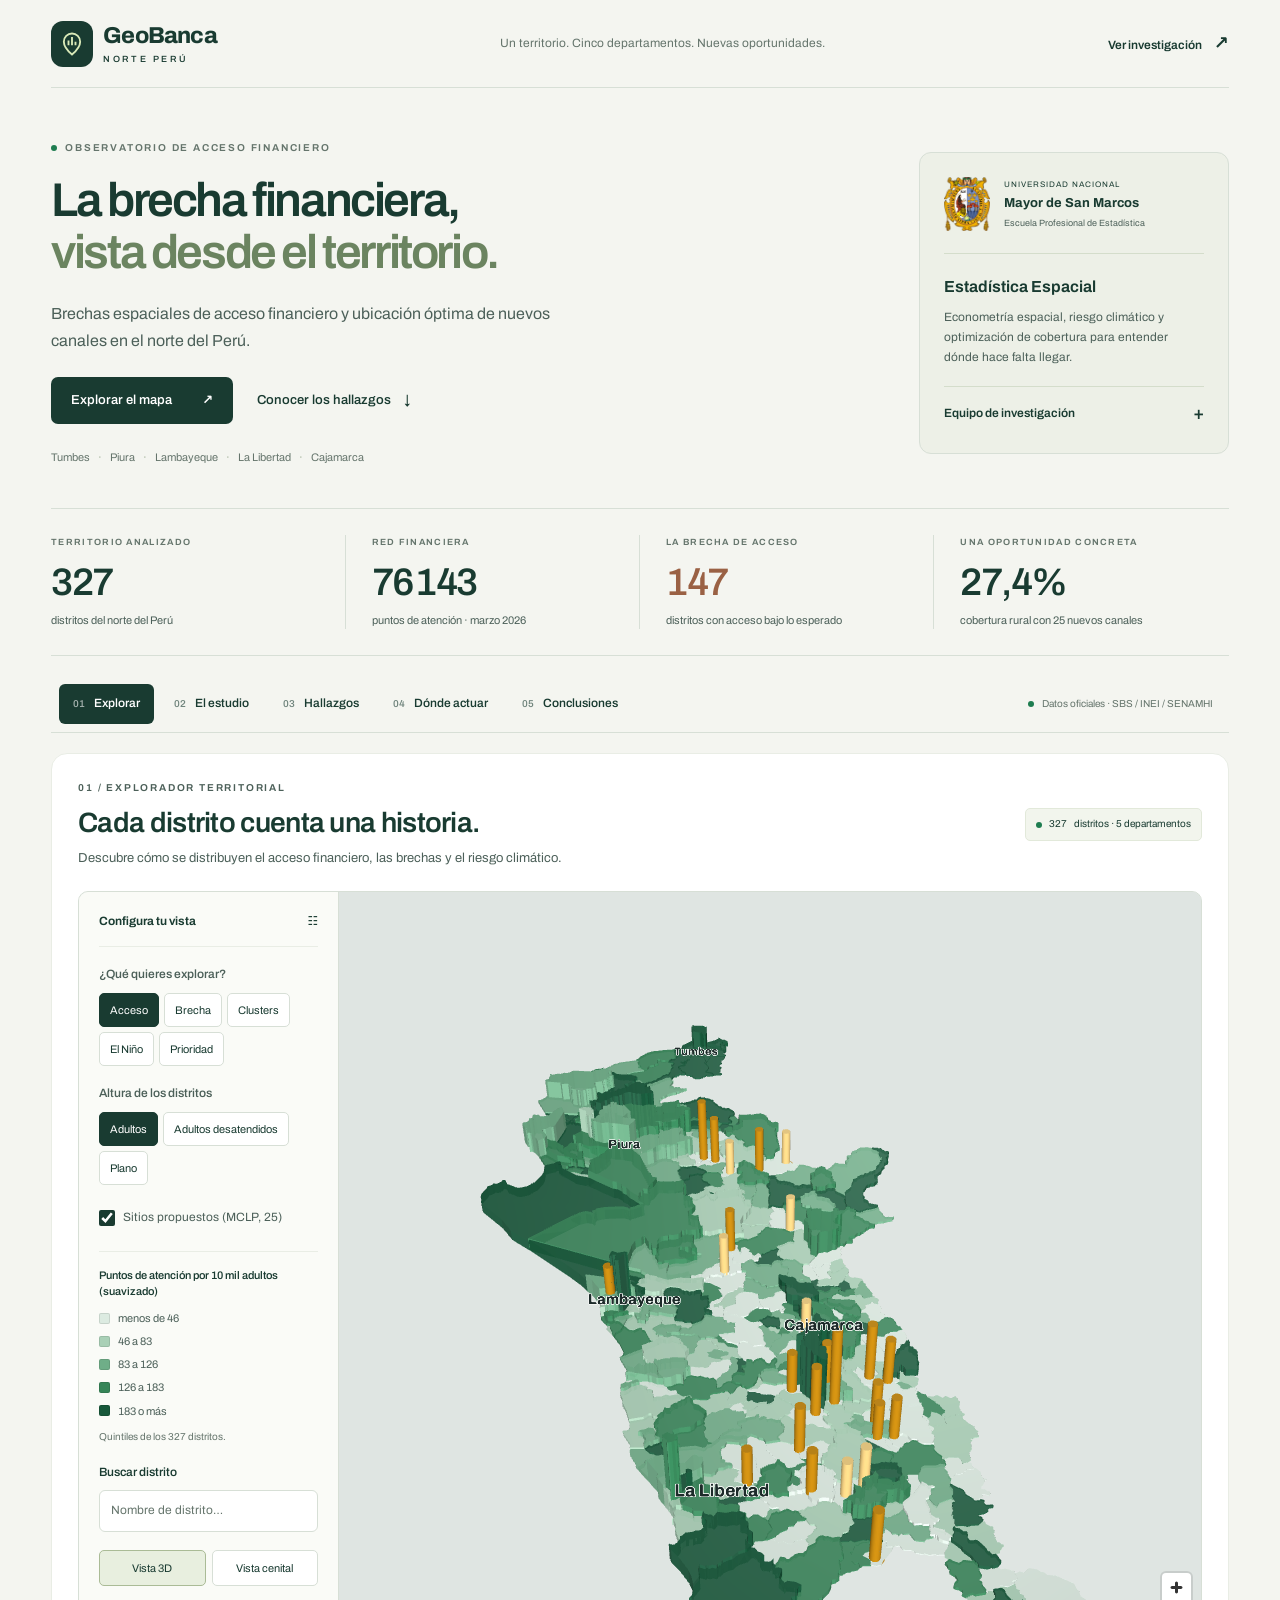
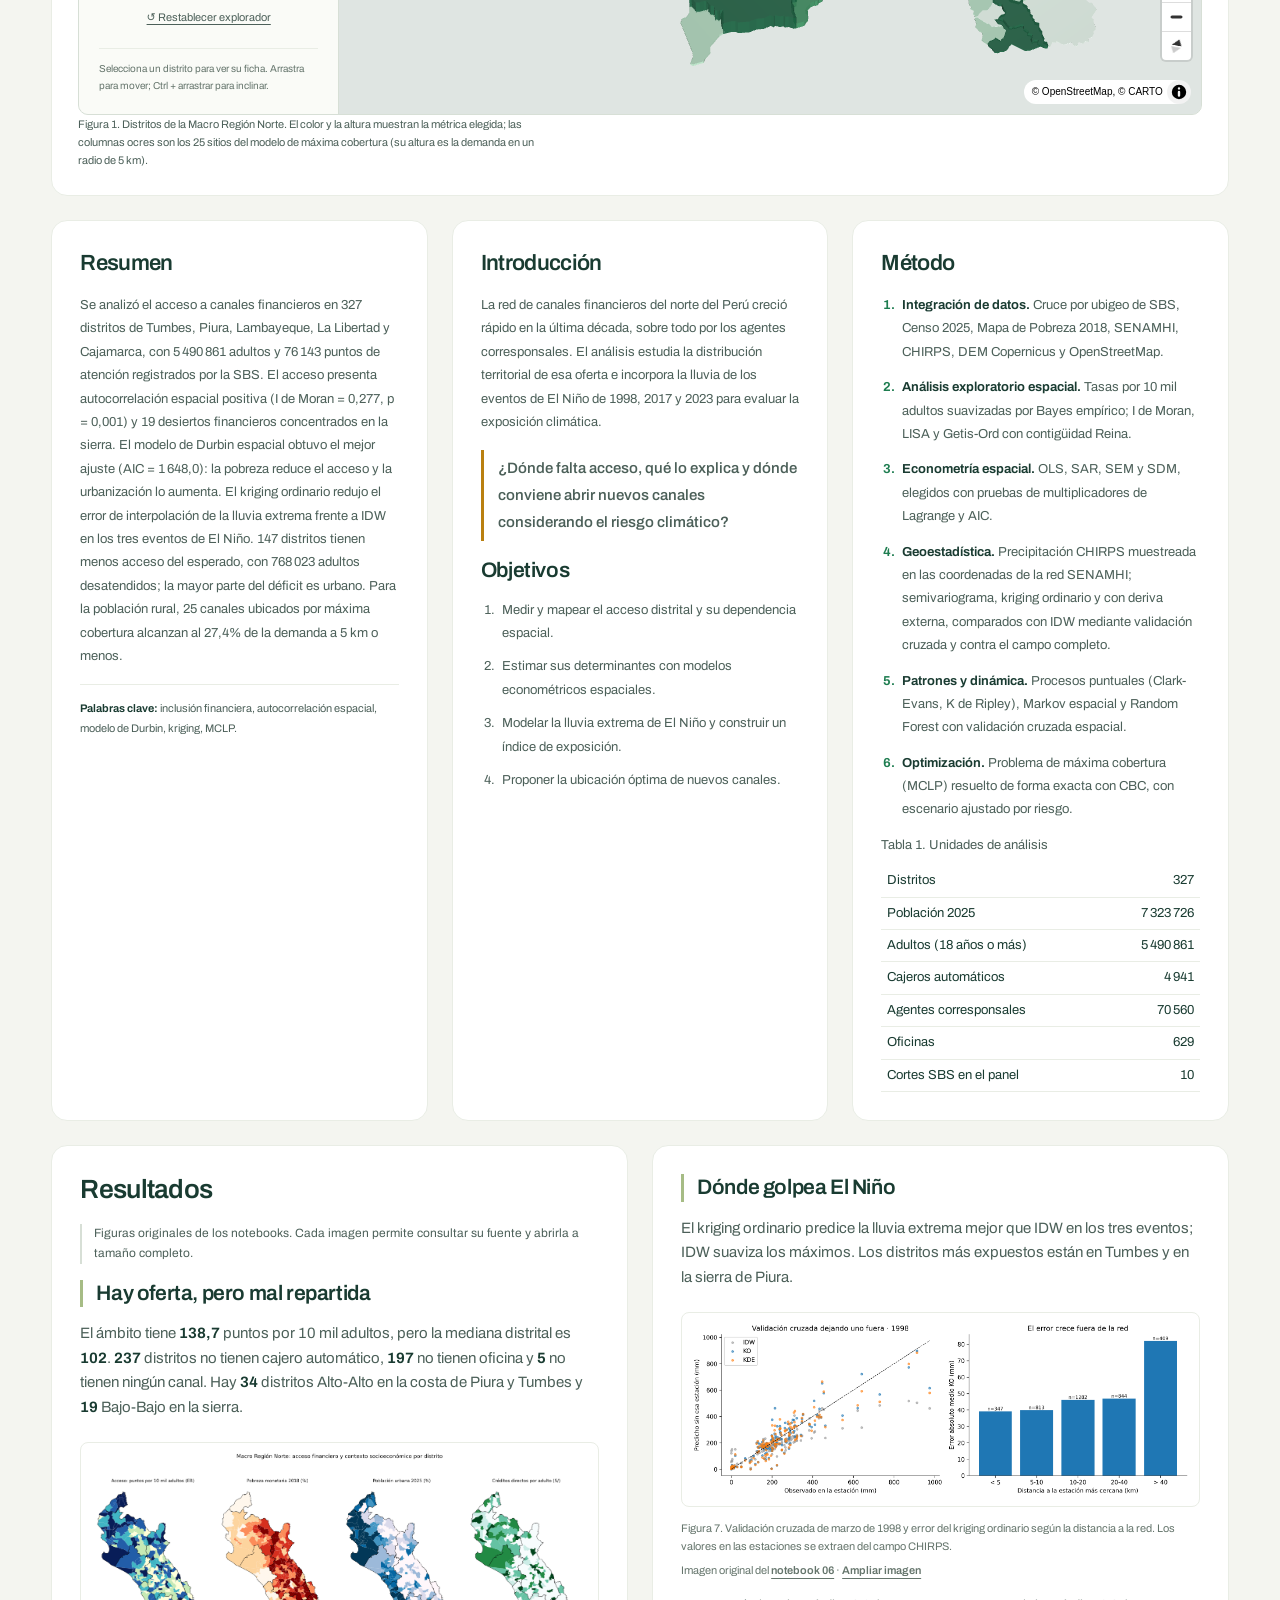
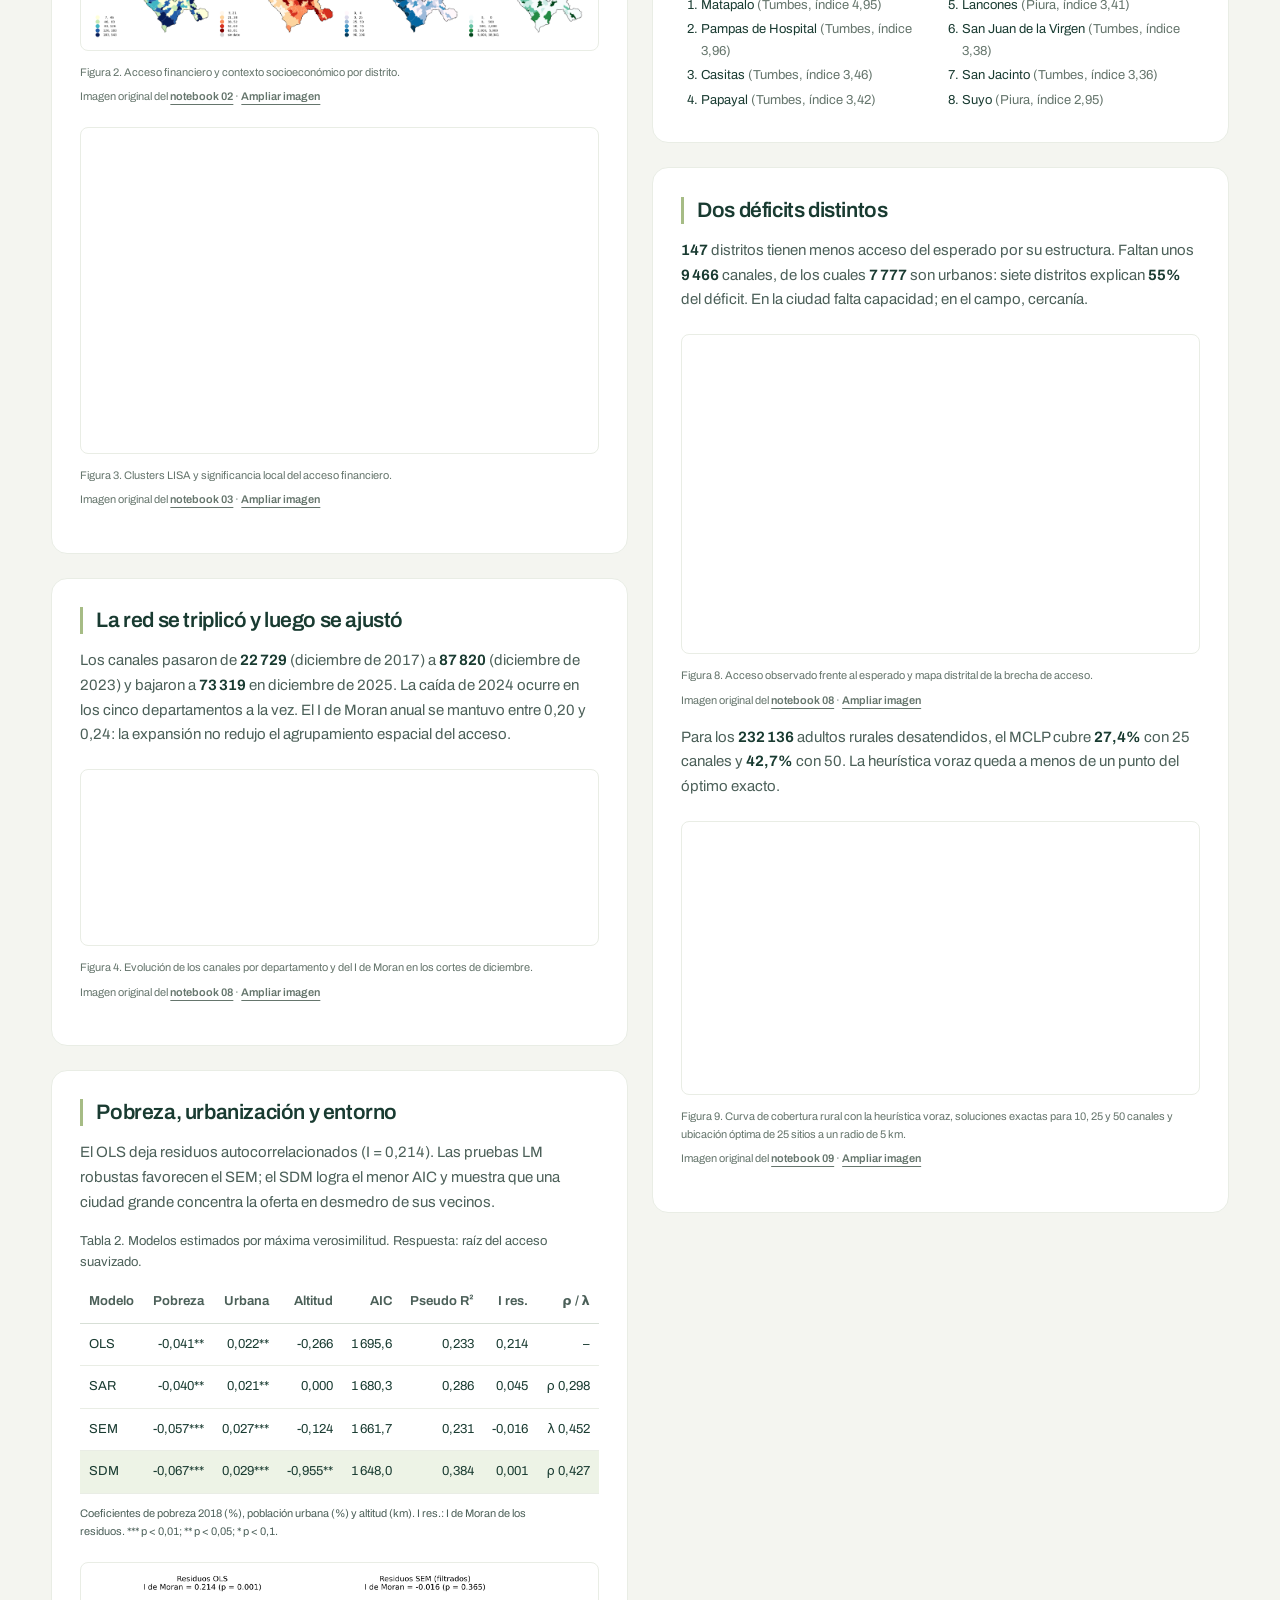
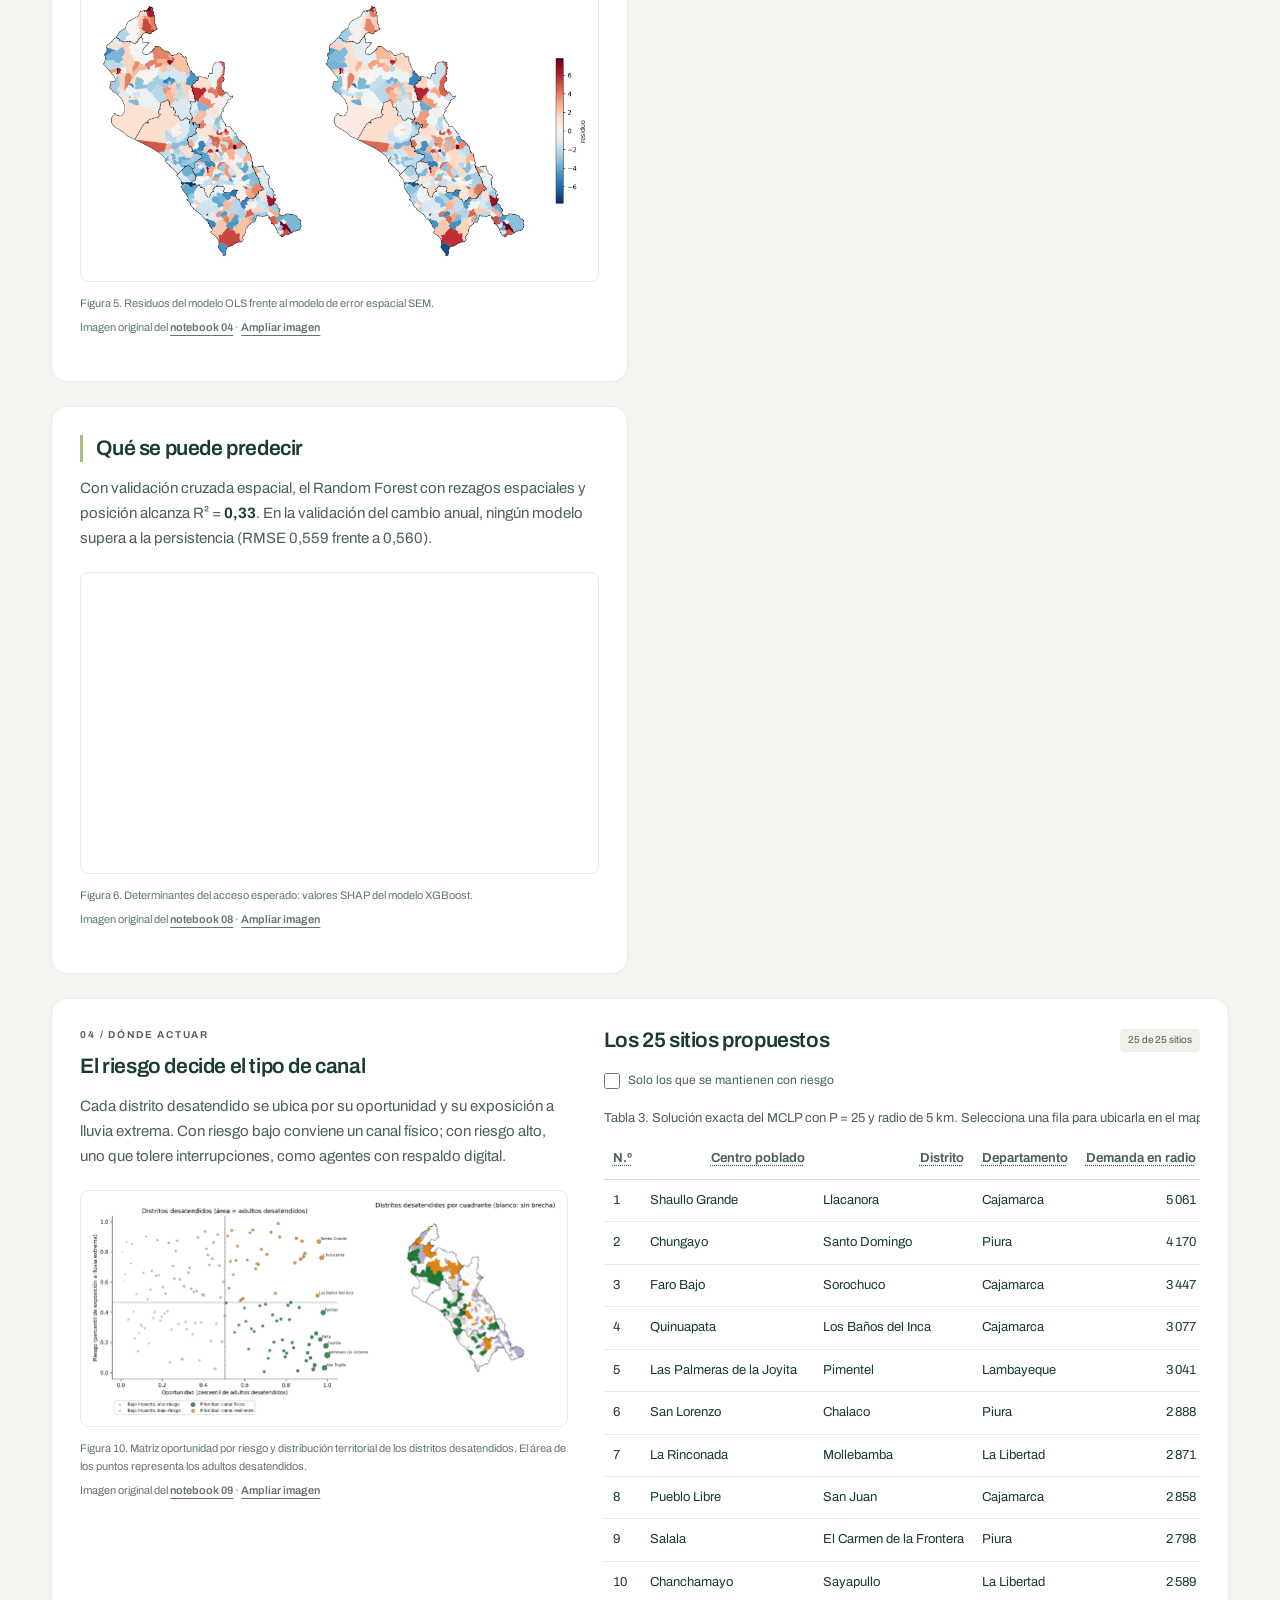
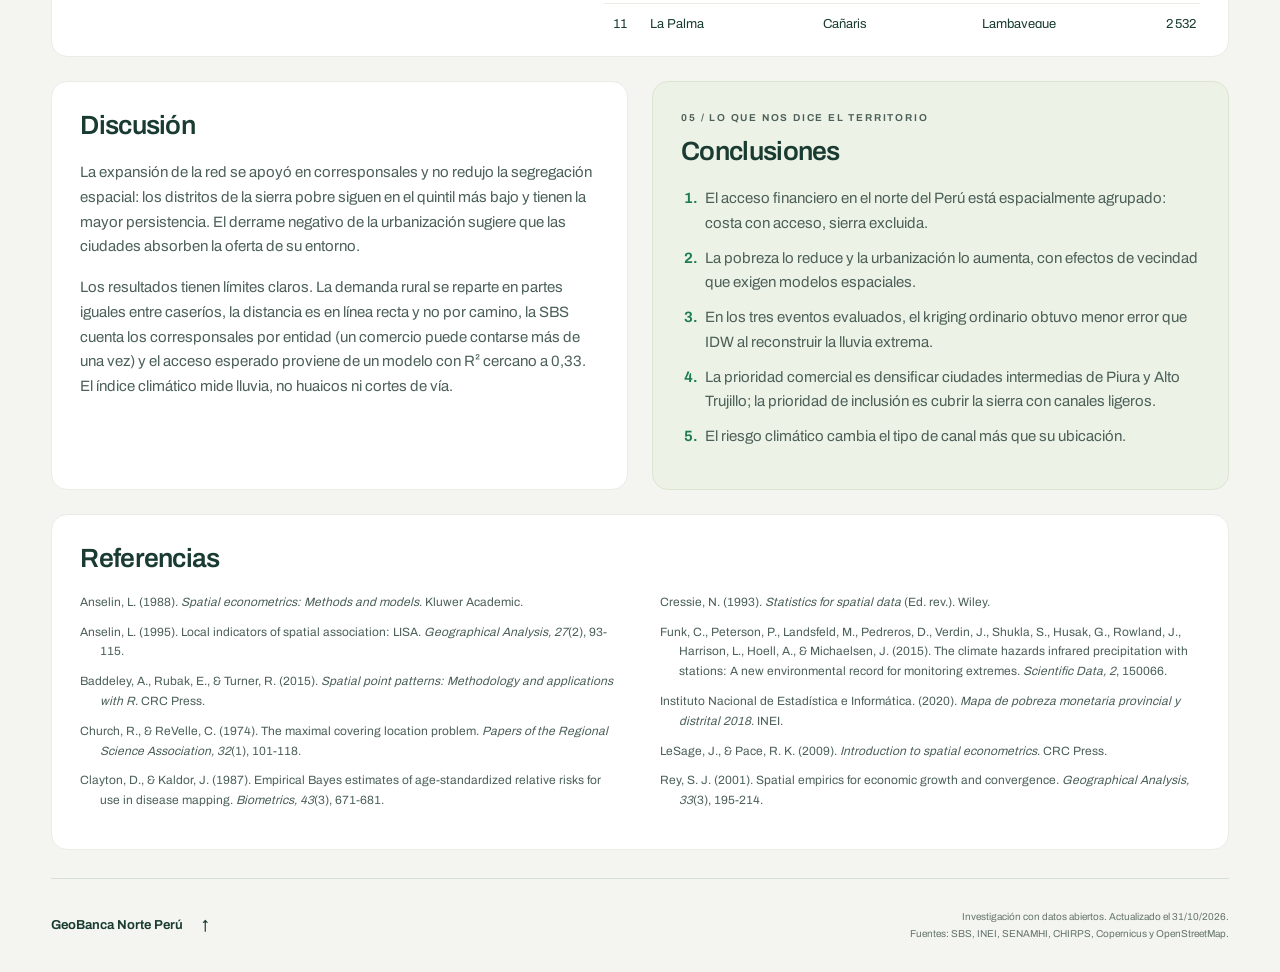
<file: index.html>
<!DOCTYPE html>
<html lang="es">
<head>
  <meta charset="utf-8">
  <meta name="viewport" content="width=device-width, initial-scale=1">
  <title>GeoBanca Norte Perú · El territorio y la brecha financiera</title>
  <meta name="description" content="Póster interactivo: brechas espaciales de acceso a canales financieros y ubicación óptima de nuevos canales en la Macro Región Norte del Perú, con datos de SBS, INEI y SENAMHI.">
  <link rel="preload" href="assets/fonts/archivo-latin-standard-normal.woff2" as="font" type="font/woff2" crossorigin>
  <link rel="stylesheet" href="assets/vendor/maplibre-gl-4.7.1.css">
  <link rel="stylesheet" href="assets/css/style.css">
</head>
<body>
  <a class="skip" href="#explorar">Saltar al explorador</a>

  <div class="poster">
    <div class="topbar" id="inicio">
      <a class="brand" href="#inicio" aria-label="GeoBanca Norte, inicio">
        <span class="brand-mark" aria-hidden="true"><svg viewBox="0 0 24 24" fill="none"><path d="M19 10c0 5-7 11-7 11S5 15 5 10a7 7 0 1 1 14 0Z" stroke="currentColor" stroke-width="1.6"/><path d="M9 13V9m3 4V6m3 7v-3" stroke="currentColor" stroke-width="1.6"/></svg></span>
        <span>GeoBanca<span class="brand-region">NORTE PERÚ</span></span>
      </a>
      <span class="topbar-note">Un territorio. Cinco departamentos. Nuevas oportunidades.</span>
      <a class="source-link" href="https://github.com/wilder14-eslu/geobanca-norte-peru" target="_blank" rel="noopener noreferrer">Ver investigación <span aria-hidden="true">↗</span></a>
    </div>

    <header class="poster-head">
      <div class="head-title">
        <p class="eyebrow"><span class="status-dot" aria-hidden="true"></span> OBSERVATORIO DE ACCESO FINANCIERO</p>
        <h1>La brecha financiera,<br><span>vista desde el territorio.</span></h1>
        <p class="subtitle">Brechas espaciales de acceso financiero y ubicación óptima de nuevos canales en el norte del Perú.</p>
        <div class="hero-actions">
          <a class="button-primary" href="#explorar">Explorar el mapa <span aria-hidden="true">↗</span></a>
          <a class="button-text" href="#hallazgos">Conocer los hallazgos <span aria-hidden="true">↓</span></a>
        </div>
        <p class="coverage-line">Tumbes <span>·</span> Piura <span>·</span> Lambayeque <span>·</span> La Libertad <span>·</span> Cajamarca</p>
      </div>
      <aside class="head-meta" aria-label="Equipo de investigación">
        <div class="institution">
          <img class="head-logo" src="assets/img/escudo-unmsm.png" width="240" height="280" alt="Escudo de la Universidad Nacional Mayor de San Marcos">
          <div><span class="institution-kicker">UNIVERSIDAD NACIONAL</span><strong>Mayor de San Marcos</strong><span>Escuela Profesional de Estadística</span></div>
        </div>
        <p class="course">Estadística Espacial</p>
        <p class="research-description">Econometría espacial, riesgo climático y optimización de cobertura para entender dónde hace falta llegar.</p>
        <details class="team-details">
          <summary>Equipo de investigación <span aria-hidden="true">+</span></summary>
          <p>Docente: Misael Erikson Maguiña Palma</p>
          <ul class="members">
            <li>Briceño Ypanaque, Gabriel Alberto</li>
            <li>Espinoza Luna, Wilder Gilmer</li>
            <li>Isase Camara, Vicente Edgar</li>
            <li>Montoya Juro, Oscar Alberto</li>
            <li>Pablo Machaca, Gerson Alexis</li>
            <li>Polastre Mamani, Frank</li>
          </ul>
        </details>
      </aside>
    </header>

    <section class="kpi-strip" aria-label="El estudio en cifras">
      <div class="kpi"><span class="kpi-label">Territorio analizado</span><strong data-k="distritos">—</strong><span>distritos del norte del Perú</span></div>
      <div class="kpi"><span class="kpi-label">Red financiera</span><strong data-k="puntos_atencion">—</strong><span>puntos de atención · marzo 2026</span></div>
      <div class="kpi kpi-alert"><span class="kpi-label">La brecha de acceso</span><strong data-k="distritos_desatendidos">—</strong><span>distritos con acceso bajo lo esperado</span></div>
      <div class="kpi"><span class="kpi-label">Una oportunidad concreta</span><strong data-k="mclp25">—</strong><span>cobertura rural con 25 nuevos canales</span></div>
    </section>

    <nav class="section-nav" aria-label="Secciones de la investigación">
      <a href="#explorar" aria-current="location"><span>01</span> Explorar</a>
      <a href="#estudio"><span>02</span> El estudio</a>
      <a href="#hallazgos"><span>03</span> Hallazgos</a>
      <a href="#propuestas"><span>04</span> Dónde actuar</a>
      <a href="#conclusiones"><span>05</span> Conclusiones</a>
      <span class="nav-note"><span class="status-dot" aria-hidden="true"></span> Datos oficiales · SBS / INEI / SENAMHI</span>
    </nav>

    <main class="poster-body">
      <!-- Figura central: mapa 3D -->
      <section id="explorar" class="block block-map" aria-labelledby="map-title">
        <div class="map-head">
          <div><p class="eyebrow">01 / EXPLORADOR TERRITORIAL</p><h2 id="map-title">Cada distrito cuenta una historia.</h2><p class="map-intro">Descubre cómo se distribuyen el acceso financiero, las brechas y el riesgo climático.</p></div><span class="map-badge"><span class="status-dot" aria-hidden="true"></span> <span data-k="distritos"></span> distritos · 5 departamentos</span>

        </div>
        <div class="map-frame">
          <div id="map" class="map" role="application" aria-label="Mapa 3D de distritos"></div>
          <div class="map-controls">
            <div class="controls-heading"><span>Configura tu vista</span><span aria-hidden="true">☷</span></div>
            <fieldset>
              <legend>¿Qué quieres explorar?</legend>
              <div id="color-options" class="seg"></div>
            </fieldset>
            <fieldset>
              <legend>Altura de los distritos</legend>
              <div id="height-options" class="seg"></div>
            </fieldset>
            <label class="check"><input id="toggle-sites" type="checkbox" checked> <span>Sitios propuestos (MCLP, 25)</span></label>
            <div id="legend" class="legend" aria-live="polite"></div>
            <label class="search">
              <span>Buscar distrito</span>
              <input id="search" type="search" list="district-list" placeholder="Nombre de distrito…" autocomplete="off">
              <datalist id="district-list"></datalist>
            </label>
            <p id="search-msg" class="search-msg" role="status"></p>
            <div class="view-btns">
              <button type="button" data-view="3d" aria-pressed="true">Vista 3D</button>
              <button type="button" data-view="2d" aria-pressed="false">Vista cenital</button>
            </div>
            <button class="reset-view" id="reset-view" type="button">↺ Restablecer explorador</button>
            <p class="map-help">Selecciona un distrito para ver su ficha. Arrastra para mover; Ctrl + arrastrar para inclinar.</p>
          </div>
          <div id="card" class="card" aria-live="polite" hidden></div>
          <p id="map-fallback" class="map-fallback" hidden></p>
        </div>
        <p class="caption">Figura 1. Distritos de la Macro Región Norte. El color y la altura muestran la métrica elegida; las columnas ocres son los 25 sitios del modelo de máxima cobertura (su altura es la demanda en un radio de 5 km).</p>
      </section>

      <!-- Contexto: resumen, introducción y método -->
      <div id="estudio" class="col col-intro">
        <section id="resumen" class="block">
          <h2>Resumen</h2>
          <p>
            Se analizó el acceso a canales financieros en <span data-k="distritos"></span> distritos de Tumbes, Piura, Lambayeque,
            La Libertad y Cajamarca, con <span data-k="adultos"></span> adultos y <span data-k="puntos_atencion"></span> puntos de
            atención registrados por la SBS. El acceso presenta autocorrelación espacial positiva (I de Moran = <span data-k="moran"></span>,
            p = <span data-k="moran_p"></span>) y <span data-k="lisa_ll"></span> desiertos financieros concentrados en la sierra.
            El modelo de Durbin espacial obtuvo el mejor ajuste (AIC = <span data-k="sdm_aic"></span>): la pobreza reduce el acceso y la
            urbanización lo aumenta. El kriging ordinario redujo el error de interpolación de la lluvia extrema frente a IDW en los tres
            eventos de El Niño. <span data-k="distritos_desatendidos"></span> distritos tienen menos acceso del esperado, con
            <span data-k="adultos_desatendidos"></span> adultos desatendidos; la mayor parte del déficit es urbano. Para la población
            rural, 25 canales ubicados por máxima cobertura alcanzan al <span data-k="mclp25"></span> de la demanda a 5 km o menos.
          </p>
          <p class="keywords"><strong>Palabras clave:</strong> inclusión financiera, autocorrelación espacial, modelo de Durbin, kriging, MCLP.</p>
        </section>

        <section class="block">
          <h2>Introducción</h2>
          <p>
            La red de canales financieros del norte del Perú creció rápido en la última década, sobre todo por los agentes
            corresponsales. El análisis estudia la distribución territorial de esa oferta e incorpora la lluvia de los eventos
            de El Niño de 1998, 2017 y 2023 para evaluar la exposición climática.
          </p>
          <p class="question">¿Dónde falta acceso, qué lo explica y dónde conviene abrir nuevos canales considerando el riesgo climático?</p>
          <h3>Objetivos</h3>
          <ol class="objectives">
            <li>Medir y mapear el acceso distrital y su dependencia espacial.</li>
            <li>Estimar sus determinantes con modelos econométricos espaciales.</li>
            <li>Modelar la lluvia extrema de El Niño y construir un índice de exposición.</li>
            <li>Proponer la ubicación óptima de nuevos canales.</li>
          </ol>
        </section>

        <section class="block">
          <h2>Método</h2>
          <ol class="pipeline">
            <li><strong>Integración de datos.</strong> Cruce por ubigeo de SBS, Censo 2025, Mapa de Pobreza 2018, SENAMHI, CHIRPS, DEM Copernicus y OpenStreetMap.</li>
            <li><strong>Análisis exploratorio espacial.</strong> Tasas por 10 mil adultos suavizadas por Bayes empírico; I de Moran, LISA y Getis-Ord con contigüidad Reina.</li>
            <li><strong>Econometría espacial.</strong> OLS, SAR, SEM y SDM, elegidos con pruebas de multiplicadores de Lagrange y AIC.</li>
            <li><strong>Geoestadística.</strong> Precipitación CHIRPS muestreada en las coordenadas de la red SENAMHI; semivariograma, kriging ordinario y con deriva externa, comparados con IDW mediante validación cruzada y contra el campo completo.</li>
            <li><strong>Patrones y dinámica.</strong> Procesos puntuales (Clark-Evans, K de Ripley), Markov espacial y Random Forest con validación cruzada espacial.</li>
            <li><strong>Optimización.</strong> Problema de máxima cobertura (MCLP) resuelto de forma exacta con CBC, con escenario ajustado por riesgo.</li>
          </ol>
          <table class="data-table compact" aria-label="Datos del estudio">
            <caption>Tabla 1. Unidades de análisis</caption>
            <tbody id="table-units"></tbody>
          </table>
        </section>


      </div>

      <!-- Resultados en dos columnas -->
      <div id="hallazgos" class="col col-res-a">
        <section id="diagnostico" class="block result">
          <h2>Resultados</h2>
          <p class="figure-policy">Figuras originales de los notebooks. Cada imagen permite consultar su fuente y abrirla a tamaño completo.</p>
          <h3>Hay oferta, pero mal repartida</h3>
          <p>
            El ámbito tiene <strong data-k="puntos_x10k_adultos"></strong> puntos por 10 mil adultos, pero la mediana distrital es
            <strong data-k="mediana_distrital_x10k"></strong>. <strong data-k="sin_cajero"></strong> distritos no tienen cajero automático,
            <strong data-k="sin_oficina"></strong> no tienen oficina y <strong data-k="sin_punto_atencion"></strong> no tienen ningún canal.
            Hay <strong data-k="lisa_hh"></strong> distritos Alto-Alto en la costa de Piura y Tumbes y <strong data-k="lisa_ll"></strong> Bajo-Bajo en la sierra.
          </p>
          <figure class="notebook-figure">
            <a class="figure-image-link" href="outputs/figuras/02_mapas_tematicos.png" target="_blank" rel="noopener noreferrer" aria-label="Ampliar figura 2: Mapas distritales de acceso financiero y contexto socioeconómico">
              <img src="outputs/figuras/02_mapas_tematicos.png" width="5134" height="1958" loading="lazy" decoding="async" alt="Mapas distritales de acceso financiero y contexto socioeconómico">
            </a>
            <figcaption>Figura 2. Acceso financiero y contexto socioeconómico por distrito.
              <span class="figure-source">Imagen original del <a href="notebooks/02_aede.ipynb" download>notebook 02</a> · <a href="outputs/figuras/02_mapas_tematicos.png" target="_blank" rel="noopener noreferrer">Ampliar imagen</a></span>
            </figcaption>
          </figure>
          <figure class="notebook-figure">
            <a class="figure-image-link" href="outputs/figuras/03_lisa_acceso.png" target="_blank" rel="noopener noreferrer" aria-label="Ampliar figura 3: Mapas de clusters LISA y significancia local del acceso financiero">
              <img src="outputs/figuras/03_lisa_acceso.png" width="3453" height="2134" loading="lazy" decoding="async" alt="Mapas de clusters LISA y significancia local del acceso financiero">
            </a>
            <figcaption>Figura 3. Clusters LISA y significancia local del acceso financiero.
              <span class="figure-source">Imagen original del <a href="notebooks/03_pesos_autocorrelacion.ipynb" download>notebook 03</a> · <a href="outputs/figuras/03_lisa_acceso.png" target="_blank" rel="noopener noreferrer">Ampliar imagen</a></span>
            </figcaption>
          </figure>
        </section>

        <section id="evolucion" class="block result">
          <h3>La red se triplicó y luego se ajustó</h3>
          <p>
            Los canales pasaron de <strong data-k="panel_first"></strong> (<span data-k="panel_first_label"></span>) a
            <strong data-k="panel_max"></strong> (<span data-k="panel_max_label"></span>) y bajaron a <strong data-k="panel_2025"></strong>
            en diciembre de 2025. La caída de 2024 ocurre en los cinco departamentos a la vez. El I de Moran anual se mantuvo
            entre 0,20 y 0,24: la expansión no redujo el agrupamiento espacial del acceso.
          </p>
          <figure class="notebook-figure">
            <a class="figure-image-link" href="outputs/figuras/08_evolucion_moran.png" target="_blank" rel="noopener noreferrer" aria-label="Ampliar figura 4: Evolución de canales financieros y autocorrelación espacial por año">
              <img src="outputs/figuras/08_evolucion_moran.png" width="3871" height="1231" loading="lazy" decoding="async" alt="Evolución de canales financieros y autocorrelación espacial por año">
            </a>
            <figcaption>Figura 4. Evolución de los canales por departamento y del I de Moran en los cortes de diciembre.
              <span class="figure-source">Imagen original del <a href="notebooks/08_espaciotemporal_ml.ipynb" download>notebook 08</a> · <a href="outputs/figuras/08_evolucion_moran.png" target="_blank" rel="noopener noreferrer">Ampliar imagen</a></span>
            </figcaption>
          </figure>
        </section>

        <section id="determinantes" class="block result">
          <h3>Pobreza, urbanización y entorno</h3>
          <p>
            El OLS deja residuos autocorrelacionados (I = <span data-k="ols_moran"></span>). Las pruebas LM robustas favorecen el SEM;
            el SDM logra el menor AIC y muestra que una ciudad grande concentra la oferta en desmedro de sus vecinos.
          </p>
          <div class="table-scroll">
            <table id="table-models" class="data-table">
              <caption>Tabla 2. Modelos estimados por máxima verosimilitud. Respuesta: raíz del acceso suavizado.</caption>
            </table>
          </div>
          <p class="fig-note">Coeficientes de pobreza 2018 (%), población urbana (%) y altitud (km). I res.: I de Moran de los residuos. *** p &lt; 0,01; ** p &lt; 0,05; * p &lt; 0,1.</p>
          <figure class="notebook-figure">
            <a class="figure-image-link" href="outputs/figuras/04_residuos_ols_sem.png" target="_blank" rel="noopener noreferrer" aria-label="Ampliar figura 5: Mapas de residuos de OLS y SEM con su I de Moran">
              <img src="outputs/figuras/04_residuos_ols_sem.png" width="3325" height="2009" loading="lazy" decoding="async" alt="Mapas de residuos de OLS y SEM con su I de Moran">
            </a>
            <figcaption>Figura 5. Residuos del modelo OLS frente al modelo de error espacial SEM.
              <span class="figure-source">Imagen original del <a href="notebooks/04_regresion_espacial.ipynb" download>notebook 04</a> · <a href="outputs/figuras/04_residuos_ols_sem.png" target="_blank" rel="noopener noreferrer">Ampliar imagen</a></span>
            </figcaption>
          </figure>
        </section>

        <section id="modelo" class="block result">
          <h3>Qué se puede predecir</h3>
          <p>
            Con validación cruzada espacial, el Random Forest con rezagos espaciales y posición alcanza R² = <strong data-k="ml_best_r2"></strong>.
            En la validación del cambio anual, ningún modelo supera a la persistencia (RMSE <span data-k="persist_rmse"></span>
            frente a <span data-k="rf_rmse"></span>).
          </p>
          <figure class="notebook-figure">
            <a class="figure-image-link" href="outputs/figuras/08_shap_acceso_potencial.png" target="_blank" rel="noopener noreferrer" aria-label="Ampliar figura 6: Valores SHAP de pobreza, urbanización y otras variables del modelo XGBoost">
              <img src="outputs/figuras/08_shap_acceso_potencial.png" width="2319" height="1315" loading="lazy" decoding="async" alt="Valores SHAP de pobreza, urbanización y otras variables del modelo XGBoost">
            </a>
            <figcaption>Figura 6. Determinantes del acceso esperado: valores SHAP del modelo XGBoost.
              <span class="figure-source">Imagen original del <a href="notebooks/08_espaciotemporal_ml.ipynb" download>notebook 08</a> · <a href="outputs/figuras/08_shap_acceso_potencial.png" target="_blank" rel="noopener noreferrer">Ampliar imagen</a></span>
            </figcaption>
          </figure>
        </section>
      </div>

      <div class="col col-res-b">
        <section id="clima" class="block result">
          <h3>Dónde golpea El Niño</h3>
          <p>
            El kriging ordinario predice la lluvia extrema mejor que IDW en los tres eventos; IDW suaviza los máximos. Los distritos más
            expuestos están en Tumbes y en la sierra de Piura.
          </p>
          <figure class="notebook-figure">
            <a class="figure-image-link" href="outputs/figuras/06_validacion.png" target="_blank" rel="noopener noreferrer" aria-label="Ampliar figura 7: Validación de IDW, kriging ordinario y kriging con deriva externa, y error por distancia a las estaciones">
              <img src="outputs/figuras/06_validacion.png" width="3570" height="1261" loading="lazy" decoding="async" alt="Validación de IDW, kriging ordinario y kriging con deriva externa, y error por distancia a las estaciones">
            </a>
            <figcaption>Figura 7. Validación cruzada de marzo de 1998 y error del kriging ordinario según la distancia a la red. Los valores en las estaciones se extraen del campo CHIRPS.
              <span class="figure-source">Imagen original del <a href="notebooks/06_geoestadistica_precipitacion.ipynb" download>notebook 06</a> · <a href="outputs/figuras/06_validacion.png" target="_blank" rel="noopener noreferrer">Ampliar imagen</a></span>
            </figcaption>
          </figure>
          <ol id="list-expo" class="rank-list" aria-label="Distritos más expuestos"></ol>
        </section>

        <section id="decision" class="block result">
          <h3>Dos déficits distintos</h3>
          <p>
            <strong data-k="distritos_desatendidos"></strong> distritos tienen menos acceso del esperado por su estructura. Faltan unos
            <strong data-k="canales_faltantes"></strong> canales, de los cuales <strong data-k="canales_urbanos_faltantes"></strong> son urbanos:
            siete distritos explican <strong data-k="top7_share"></strong> del déficit. En la ciudad falta capacidad; en el campo, cercanía.
          </p>
          <figure class="notebook-figure">
            <a class="figure-image-link" href="outputs/figuras/08_brecha_acceso.png" target="_blank" rel="noopener noreferrer" aria-label="Ampliar figura 8: Comparación del acceso observado y esperado con mapa de distritos desatendidos">
              <img src="outputs/figuras/08_brecha_acceso.png" width="3632" height="2194" loading="lazy" decoding="async" alt="Comparación del acceso observado y esperado con mapa de distritos desatendidos">
            </a>
            <figcaption>Figura 8. Acceso observado frente al esperado y mapa distrital de la brecha de acceso.
              <span class="figure-source">Imagen original del <a href="notebooks/08_espaciotemporal_ml.ipynb" download>notebook 08</a> · <a href="outputs/figuras/08_brecha_acceso.png" target="_blank" rel="noopener noreferrer">Ampliar imagen</a></span>
            </figcaption>
          </figure>
          <p>
            Para los <strong data-k="adultos_rurales_desatendidos"></strong> adultos rurales desatendidos, el MCLP cubre
            <strong data-k="mclp25"></strong> con 25 canales y <strong data-k="mclp50"></strong> con 50. La heurística voraz queda a menos de un
            punto del óptimo exacto.
          </p>
          <figure class="notebook-figure">
            <a class="figure-image-link" href="outputs/figuras/09_mclp_cobertura.png" target="_blank" rel="noopener noreferrer" aria-label="Ampliar figura 9: Cobertura de adultos rurales desatendidos y mapa de los 25 sitios MCLP">
              <img src="outputs/figuras/09_mclp_cobertura.png" width="3664" height="1876" loading="lazy" decoding="async" alt="Cobertura de adultos rurales desatendidos y mapa de los 25 sitios MCLP">
            </a>
            <figcaption>Figura 9. Curva de cobertura rural con la heurística voraz, soluciones exactas para 10, 25 y 50 canales y ubicación óptima de 25 sitios a un radio de 5 km.
              <span class="figure-source">Imagen original del <a href="notebooks/09_ubicacion_optima.ipynb" download>notebook 09</a> · <a href="outputs/figuras/09_mclp_cobertura.png" target="_blank" rel="noopener noreferrer">Ampliar imagen</a></span>
            </figcaption>
          </figure>
        </section>

      </div>

      <!-- Franja inferior: matriz y sitios -->
      <section id="propuestas" class="block block-wide" aria-labelledby="sites-title">
        <div class="wide-grid">
          <div>
            <p class="eyebrow">04 / DÓNDE ACTUAR</p>
            <h3 id="matrix-title">El riesgo decide el tipo de canal</h3>
            <p>
              Cada distrito desatendido se ubica por su oportunidad y su exposición a lluvia extrema. Con riesgo bajo conviene un canal
              físico; con riesgo alto, uno que tolere interrupciones, como agentes con respaldo digital.
            </p>
            <figure class="notebook-figure">
              <a class="figure-image-link" href="outputs/figuras/09_matriz_oportunidad_riesgo.png" target="_blank" rel="noopener noreferrer" aria-label="Ampliar figura 10: Matriz de oportunidad y riesgo con mapa de los cuadrantes de prioridad">
                <img src="outputs/figuras/09_matriz_oportunidad_riesgo.png" width="3770" height="1755" loading="lazy" decoding="async" alt="Matriz de oportunidad y riesgo con mapa de los cuadrantes de prioridad">
              </a>
              <figcaption>Figura 10. Matriz oportunidad por riesgo y distribución territorial de los distritos desatendidos. El área de los puntos representa los adultos desatendidos.
                <span class="figure-source">Imagen original del <a href="notebooks/09_ubicacion_optima.ipynb" download>notebook 09</a> · <a href="outputs/figuras/09_matriz_oportunidad_riesgo.png" target="_blank" rel="noopener noreferrer">Ampliar imagen</a></span>
              </figcaption>
            </figure>
          </div>
          <div>
            <div class="sites-head">
              <h3 id="sites-title">Los 25 sitios propuestos</h3><span id="sites-count" class="result-count" role="status"></span>
              <label class="check"><input id="filter-robust" type="checkbox"> <span>Solo los que se mantienen con riesgo</span></label>
            </div>
            <div class="table-scroll sites-scroll">
              <table id="table-sites" class="data-table sites-table">
                <caption>Tabla 3. Solución exacta del MCLP con P = 25 y radio de 5 km. Selecciona una fila para ubicarla en el mapa.</caption>
              </table>
            </div>
          </div>
        </div>
      </section>

      <section class="block">
        <h2>Discusión</h2>
        <p>
          La expansión de la red se apoyó en corresponsales y no redujo la segregación espacial: los distritos de la sierra pobre
          siguen en el quintil más bajo y tienen la mayor persistencia. El derrame negativo de la urbanización sugiere que las ciudades
          absorben la oferta de su entorno.
        </p>
        <p>
          Los resultados tienen límites claros. La demanda rural se reparte en partes iguales entre caseríos, la distancia es en línea
          recta y no por camino, la SBS cuenta los corresponsales por entidad (un comercio puede contarse más de una vez) y el acceso
          esperado proviene de un modelo con R² cercano a 0,33. El índice climático mide lluvia, no huaicos ni cortes de vía.
        </p>
      </section>

      <section id="conclusiones" class="block conclusion-block">
        <p class="eyebrow">05 / LO QUE NOS DICE EL TERRITORIO</p>
        <h2>Conclusiones</h2>
        <ol class="conclusions">
          <li>El acceso financiero en el norte del Perú está espacialmente agrupado: costa con acceso, sierra excluida.</li>
          <li>La pobreza lo reduce y la urbanización lo aumenta, con efectos de vecindad que exigen modelos espaciales.</li>
          <li>En los tres eventos evaluados, el kriging ordinario obtuvo menor error que IDW al reconstruir la lluvia extrema.</li>
          <li>La prioridad comercial es densificar ciudades intermedias de Piura y Alto Trujillo; la prioridad de inclusión es cubrir la sierra con canales ligeros.</li>
          <li>El riesgo climático cambia el tipo de canal más que su ubicación.</li>
        </ol>
      </section>

      <section class="block references">
        <h2>Referencias</h2>
        <ul>
          <li>Anselin, L. (1988). <em>Spatial econometrics: Methods and models</em>. Kluwer Academic.</li>
          <li>Anselin, L. (1995). Local indicators of spatial association: LISA. <em>Geographical Analysis, 27</em>(2), 93-115.</li>
          <li>Baddeley, A., Rubak, E., &amp; Turner, R. (2015). <em>Spatial point patterns: Methodology and applications with R</em>. CRC Press.</li>
          <li>Church, R., &amp; ReVelle, C. (1974). The maximal covering location problem. <em>Papers of the Regional Science Association, 32</em>(1), 101-118.</li>
          <li>Clayton, D., &amp; Kaldor, J. (1987). Empirical Bayes estimates of age-standardized relative risks for use in disease mapping. <em>Biometrics, 43</em>(3), 671-681.</li>
          <li>Cressie, N. (1993). <em>Statistics for spatial data</em> (Ed. rev.). Wiley.</li>
          <li>Funk, C., Peterson, P., Landsfeld, M., Pedreros, D., Verdin, J., Shukla, S., Husak, G., Rowland, J., Harrison, L., Hoell, A., &amp; Michaelsen, J. (2015). The climate hazards infrared precipitation with stations: A new environmental record for monitoring extremes. <em>Scientific Data, 2</em>, 150066.</li>
          <li>Instituto Nacional de Estadística e Informática. (2020). <em>Mapa de pobreza monetaria provincial y distrital 2018</em>. INEI.</li>
          <li>LeSage, J., &amp; Pace, R. K. (2009). <em>Introduction to spatial econometrics</em>. CRC Press.</li>
          <li>Rey, S. J. (2001). Spatial empirics for economic growth and convergence. <em>Geographical Analysis, 33</em>(3), 195-214.</li>
        </ul>
      </section>
    </main>

    <footer class="poster-foot">
      <a class="footer-brand" href="#inicio">GeoBanca Norte Perú <span aria-hidden="true">↑</span></a><p>Investigación con datos abiertos. Actualizado el <span data-k="generado"></span>.<br>Fuentes: SBS, INEI, SENAMHI, CHIRPS, Copernicus y OpenStreetMap.</p>
    </footer>
  </div>

  <noscript><p class="noscript">Las figuras originales pueden consultarse sin JavaScript. Actívalo para explorar el mapa, los indicadores y las tablas.</p></noscript>
  <div id="tooltip" class="tooltip" role="tooltip" hidden></div>

  <script src="assets/vendor/maplibre-gl-4.7.1.js"></script>
  <script src="assets/vendor/deck.gl-9.0.38.min.js"></script>
  <script src="assets/data/geobanca_web.js"></script>
  <script src="assets/js/charts.js"></script>
  <script src="assets/js/map3d.js"></script>
  <script src="assets/js/app.js"></script>
</body>
</html>
</file>
<file: assets/vendor/maplibre-gl-4.7.1.css>
.maplibregl-map{font:12px/20px Helvetica Neue,Arial,Helvetica,sans-serif;overflow:hidden;position:relative;-webkit-tap-highlight-color:rgb(0 0 0/0)}.maplibregl-canvas{left:0;position:absolute;top:0}.maplibregl-map:fullscreen{height:100%;width:100%}.maplibregl-ctrl-group button.maplibregl-ctrl-compass{touch-action:none}.maplibregl-canvas-container.maplibregl-interactive,.maplibregl-ctrl-group button.maplibregl-ctrl-compass{cursor:grab;-webkit-user-select:none;-moz-user-select:none;user-select:none}.maplibregl-canvas-container.maplibregl-interactive.maplibregl-track-pointer{cursor:pointer}.maplibregl-canvas-container.maplibregl-interactive:active,.maplibregl-ctrl-group button.maplibregl-ctrl-compass:active{cursor:grabbing}.maplibregl-canvas-container.maplibregl-touch-zoom-rotate,.maplibregl-canvas-container.maplibregl-touch-zoom-rotate .maplibregl-canvas{touch-action:pan-x pan-y}.maplibregl-canvas-container.maplibregl-touch-drag-pan,.maplibregl-canvas-container.maplibregl-touch-drag-pan .maplibregl-canvas{touch-action:pinch-zoom}.maplibregl-canvas-container.maplibregl-touch-zoom-rotate.maplibregl-touch-drag-pan,.maplibregl-canvas-container.maplibregl-touch-zoom-rotate.maplibregl-touch-drag-pan .maplibregl-canvas{touch-action:none}.maplibregl-canvas-container.maplibregl-touch-drag-pan.maplibregl-cooperative-gestures,.maplibregl-canvas-container.maplibregl-touch-drag-pan.maplibregl-cooperative-gestures .maplibregl-canvas{touch-action:pan-x pan-y}.maplibregl-ctrl-bottom-left,.maplibregl-ctrl-bottom-right,.maplibregl-ctrl-top-left,.maplibregl-ctrl-top-right{pointer-events:none;position:absolute;z-index:2}.maplibregl-ctrl-top-left{left:0;top:0}.maplibregl-ctrl-top-right{right:0;top:0}.maplibregl-ctrl-bottom-left{bottom:0;left:0}.maplibregl-ctrl-bottom-right{bottom:0;right:0}.maplibregl-ctrl{clear:both;pointer-events:auto;transform:translate(0)}.maplibregl-ctrl-top-left .maplibregl-ctrl{float:left;margin:10px 0 0 10px}.maplibregl-ctrl-top-right .maplibregl-ctrl{float:right;margin:10px 10px 0 0}.maplibregl-ctrl-bottom-left .maplibregl-ctrl{float:left;margin:0 0 10px 10px}.maplibregl-ctrl-bottom-right .maplibregl-ctrl{float:right;margin:0 10px 10px 0}.maplibregl-ctrl-group{background:#fff;border-radius:4px}.maplibregl-ctrl-group:not(:empty){box-shadow:0 0 0 2px rgba(0,0,0,.1)}@media (forced-colors:active){.maplibregl-ctrl-group:not(:empty){box-shadow:0 0 0 2px ButtonText}}.maplibregl-ctrl-group button{background-color:transparent;border:0;box-sizing:border-box;cursor:pointer;display:block;height:29px;outline:none;padding:0;width:29px}.maplibregl-ctrl-group button+button{border-top:1px solid #ddd}.maplibregl-ctrl button .maplibregl-ctrl-icon{background-position:50%;background-repeat:no-repeat;display:block;height:100%;width:100%}@media (forced-colors:active){.maplibregl-ctrl-icon{background-color:transparent}.maplibregl-ctrl-group button+button{border-top:1px solid ButtonText}}.maplibregl-ctrl button::-moz-focus-inner{border:0;padding:0}.maplibregl-ctrl-attrib-button:focus,.maplibregl-ctrl-group button:focus{box-shadow:0 0 2px 2px #0096ff}.maplibregl-ctrl button:disabled{cursor:not-allowed}.maplibregl-ctrl button:disabled .maplibregl-ctrl-icon{opacity:.25}.maplibregl-ctrl button:not(:disabled):hover{background-color:rgb(0 0 0/5%)}.maplibregl-ctrl-group button:focus:focus-visible{box-shadow:0 0 2px 2px #0096ff}.maplibregl-ctrl-group button:focus:not(:focus-visible){box-shadow:none}.maplibregl-ctrl-group button:focus:first-child{border-radius:4px 4px 0 0}.maplibregl-ctrl-group button:focus:last-child{border-radius:0 0 4px 4px}.maplibregl-ctrl-group button:focus:only-child{border-radius:inherit}.maplibregl-ctrl button.maplibregl-ctrl-zoom-out .maplibregl-ctrl-icon{background-image:url("data:image/svg+xml;charset=utf-8,%3Csvg xmlns='http://www.w3.org/2000/svg' width='29' height='29' fill='%23333' viewBox='0 0 29 29'%3E%3Cpath d='M10 13c-.75 0-1.5.75-1.5 1.5S9.25 16 10 16h9c.75 0 1.5-.75 1.5-1.5S19.75 13 19 13z'/%3E%3C/svg%3E")}.maplibregl-ctrl button.maplibregl-ctrl-zoom-in .maplibregl-ctrl-icon{background-image:url("data:image/svg+xml;charset=utf-8,%3Csvg xmlns='http://www.w3.org/2000/svg' width='29' height='29' fill='%23333' viewBox='0 0 29 29'%3E%3Cpath d='M14.5 8.5c-.75 0-1.5.75-1.5 1.5v3h-3c-.75 0-1.5.75-1.5 1.5S9.25 16 10 16h3v3c0 .75.75 1.5 1.5 1.5S16 19.75 16 19v-3h3c.75 0 1.5-.75 1.5-1.5S19.75 13 19 13h-3v-3c0-.75-.75-1.5-1.5-1.5'/%3E%3C/svg%3E")}@media (forced-colors:active){.maplibregl-ctrl button.maplibregl-ctrl-zoom-out .maplibregl-ctrl-icon{background-image:url("data:image/svg+xml;charset=utf-8,%3Csvg xmlns='http://www.w3.org/2000/svg' width='29' height='29' fill='%23fff' viewBox='0 0 29 29'%3E%3Cpath d='M10 13c-.75 0-1.5.75-1.5 1.5S9.25 16 10 16h9c.75 0 1.5-.75 1.5-1.5S19.75 13 19 13z'/%3E%3C/svg%3E")}.maplibregl-ctrl button.maplibregl-ctrl-zoom-in .maplibregl-ctrl-icon{background-image:url("data:image/svg+xml;charset=utf-8,%3Csvg xmlns='http://www.w3.org/2000/svg' width='29' height='29' fill='%23fff' viewBox='0 0 29 29'%3E%3Cpath d='M14.5 8.5c-.75 0-1.5.75-1.5 1.5v3h-3c-.75 0-1.5.75-1.5 1.5S9.25 16 10 16h3v3c0 .75.75 1.5 1.5 1.5S16 19.75 16 19v-3h3c.75 0 1.5-.75 1.5-1.5S19.75 13 19 13h-3v-3c0-.75-.75-1.5-1.5-1.5'/%3E%3C/svg%3E")}}@media (forced-colors:active) and (prefers-color-scheme:light){.maplibregl-ctrl button.maplibregl-ctrl-zoom-out .maplibregl-ctrl-icon{background-image:url("data:image/svg+xml;charset=utf-8,%3Csvg xmlns='http://www.w3.org/2000/svg' width='29' height='29' viewBox='0 0 29 29'%3E%3Cpath d='M10 13c-.75 0-1.5.75-1.5 1.5S9.25 16 10 16h9c.75 0 1.5-.75 1.5-1.5S19.75 13 19 13z'/%3E%3C/svg%3E")}.maplibregl-ctrl button.maplibregl-ctrl-zoom-in .maplibregl-ctrl-icon{background-image:url("data:image/svg+xml;charset=utf-8,%3Csvg xmlns='http://www.w3.org/2000/svg' width='29' height='29' viewBox='0 0 29 29'%3E%3Cpath d='M14.5 8.5c-.75 0-1.5.75-1.5 1.5v3h-3c-.75 0-1.5.75-1.5 1.5S9.25 16 10 16h3v3c0 .75.75 1.5 1.5 1.5S16 19.75 16 19v-3h3c.75 0 1.5-.75 1.5-1.5S19.75 13 19 13h-3v-3c0-.75-.75-1.5-1.5-1.5'/%3E%3C/svg%3E")}}.maplibregl-ctrl button.maplibregl-ctrl-fullscreen .maplibregl-ctrl-icon{background-image:url("data:image/svg+xml;charset=utf-8,%3Csvg xmlns='http://www.w3.org/2000/svg' width='29' height='29' fill='%23333' viewBox='0 0 29 29'%3E%3Cpath d='M24 16v5.5c0 1.75-.75 2.5-2.5 2.5H16v-1l3-1.5-4-5.5 1-1 5.5 4 1.5-3zM6 16l1.5 3 5.5-4 1 1-4 5.5 3 1.5v1H7.5C5.75 24 5 23.25 5 21.5V16zm7-11v1l-3 1.5 4 5.5-1 1-5.5-4L6 13H5V7.5C5 5.75 5.75 5 7.5 5zm11 2.5c0-1.75-.75-2.5-2.5-2.5H16v1l3 1.5-4 5.5 1 1 5.5-4 1.5 3h1z'/%3E%3C/svg%3E")}.maplibregl-ctrl button.maplibregl-ctrl-shrink .maplibregl-ctrl-icon{background-image:url("data:image/svg+xml;charset=utf-8,%3Csvg xmlns='http://www.w3.org/2000/svg' width='29' height='29' viewBox='0 0 29 29'%3E%3Cpath d='M18.5 16c-1.75 0-2.5.75-2.5 2.5V24h1l1.5-3 5.5 4 1-1-4-5.5 3-1.5v-1zM13 18.5c0-1.75-.75-2.5-2.5-2.5H5v1l3 1.5L4 24l1 1 5.5-4 1.5 3h1zm3-8c0 1.75.75 2.5 2.5 2.5H24v-1l-3-1.5L25 5l-1-1-5.5 4L17 5h-1zM10.5 13c1.75 0 2.5-.75 2.5-2.5V5h-1l-1.5 3L5 4 4 5l4 5.5L5 12v1z'/%3E%3C/svg%3E")}@media (forced-colors:active){.maplibregl-ctrl button.maplibregl-ctrl-fullscreen .maplibregl-ctrl-icon{background-image:url("data:image/svg+xml;charset=utf-8,%3Csvg xmlns='http://www.w3.org/2000/svg' width='29' height='29' fill='%23fff' viewBox='0 0 29 29'%3E%3Cpath d='M24 16v5.5c0 1.75-.75 2.5-2.5 2.5H16v-1l3-1.5-4-5.5 1-1 5.5 4 1.5-3zM6 16l1.5 3 5.5-4 1 1-4 5.5 3 1.5v1H7.5C5.75 24 5 23.25 5 21.5V16zm7-11v1l-3 1.5 4 5.5-1 1-5.5-4L6 13H5V7.5C5 5.75 5.75 5 7.5 5zm11 2.5c0-1.75-.75-2.5-2.5-2.5H16v1l3 1.5-4 5.5 1 1 5.5-4 1.5 3h1z'/%3E%3C/svg%3E")}.maplibregl-ctrl button.maplibregl-ctrl-shrink .maplibregl-ctrl-icon{background-image:url("data:image/svg+xml;charset=utf-8,%3Csvg xmlns='http://www.w3.org/2000/svg' width='29' height='29' fill='%23fff' viewBox='0 0 29 29'%3E%3Cpath d='M18.5 16c-1.75 0-2.5.75-2.5 2.5V24h1l1.5-3 5.5 4 1-1-4-5.5 3-1.5v-1zM13 18.5c0-1.75-.75-2.5-2.5-2.5H5v1l3 1.5L4 24l1 1 5.5-4 1.5 3h1zm3-8c0 1.75.75 2.5 2.5 2.5H24v-1l-3-1.5L25 5l-1-1-5.5 4L17 5h-1zM10.5 13c1.75 0 2.5-.75 2.5-2.5V5h-1l-1.5 3L5 4 4 5l4 5.5L5 12v1z'/%3E%3C/svg%3E")}}@media (forced-colors:active) and (prefers-color-scheme:light){.maplibregl-ctrl button.maplibregl-ctrl-fullscreen .maplibregl-ctrl-icon{background-image:url("data:image/svg+xml;charset=utf-8,%3Csvg xmlns='http://www.w3.org/2000/svg' width='29' height='29' viewBox='0 0 29 29'%3E%3Cpath d='M24 16v5.5c0 1.75-.75 2.5-2.5 2.5H16v-1l3-1.5-4-5.5 1-1 5.5 4 1.5-3zM6 16l1.5 3 5.5-4 1 1-4 5.5 3 1.5v1H7.5C5.75 24 5 23.25 5 21.5V16zm7-11v1l-3 1.5 4 5.5-1 1-5.5-4L6 13H5V7.5C5 5.75 5.75 5 7.5 5zm11 2.5c0-1.75-.75-2.5-2.5-2.5H16v1l3 1.5-4 5.5 1 1 5.5-4 1.5 3h1z'/%3E%3C/svg%3E")}.maplibregl-ctrl button.maplibregl-ctrl-shrink .maplibregl-ctrl-icon{background-image:url("data:image/svg+xml;charset=utf-8,%3Csvg xmlns='http://www.w3.org/2000/svg' width='29' height='29' viewBox='0 0 29 29'%3E%3Cpath d='M18.5 16c-1.75 0-2.5.75-2.5 2.5V24h1l1.5-3 5.5 4 1-1-4-5.5 3-1.5v-1zM13 18.5c0-1.75-.75-2.5-2.5-2.5H5v1l3 1.5L4 24l1 1 5.5-4 1.5 3h1zm3-8c0 1.75.75 2.5 2.5 2.5H24v-1l-3-1.5L25 5l-1-1-5.5 4L17 5h-1zM10.5 13c1.75 0 2.5-.75 2.5-2.5V5h-1l-1.5 3L5 4 4 5l4 5.5L5 12v1z'/%3E%3C/svg%3E")}}.maplibregl-ctrl button.maplibregl-ctrl-compass .maplibregl-ctrl-icon{background-image:url("data:image/svg+xml;charset=utf-8,%3Csvg xmlns='http://www.w3.org/2000/svg' width='29' height='29' fill='%23333' viewBox='0 0 29 29'%3E%3Cpath d='m10.5 14 4-8 4 8z'/%3E%3Cpath fill='%23ccc' d='m10.5 16 4 8 4-8z'/%3E%3C/svg%3E")}@media (forced-colors:active){.maplibregl-ctrl button.maplibregl-ctrl-compass .maplibregl-ctrl-icon{background-image:url("data:image/svg+xml;charset=utf-8,%3Csvg xmlns='http://www.w3.org/2000/svg' width='29' height='29' fill='%23fff' viewBox='0 0 29 29'%3E%3Cpath d='m10.5 14 4-8 4 8z'/%3E%3Cpath fill='%23ccc' d='m10.5 16 4 8 4-8z'/%3E%3C/svg%3E")}}@media (forced-colors:active) and (prefers-color-scheme:light){.maplibregl-ctrl button.maplibregl-ctrl-compass .maplibregl-ctrl-icon{background-image:url("data:image/svg+xml;charset=utf-8,%3Csvg xmlns='http://www.w3.org/2000/svg' width='29' height='29' viewBox='0 0 29 29'%3E%3Cpath d='m10.5 14 4-8 4 8z'/%3E%3Cpath fill='%23ccc' d='m10.5 16 4 8 4-8z'/%3E%3C/svg%3E")}}.maplibregl-ctrl button.maplibregl-ctrl-terrain .maplibregl-ctrl-icon{background-image:url("data:image/svg+xml;charset=utf-8,%3Csvg xmlns='http://www.w3.org/2000/svg' width='22' height='22' fill='%23333' viewBox='0 0 22 22'%3E%3Cpath d='m1.754 13.406 4.453-4.851 3.09 3.09 3.281 3.277.969-.969-3.309-3.312 3.844-4.121 6.148 6.886h1.082v-.855l-7.207-8.07-4.84 5.187L6.169 6.57l-5.48 5.965v.871ZM.688 16.844h20.625v1.375H.688Zm0 0'/%3E%3C/svg%3E")}.maplibregl-ctrl button.maplibregl-ctrl-terrain-enabled .maplibregl-ctrl-icon{background-image:url("data:image/svg+xml;charset=utf-8,%3Csvg xmlns='http://www.w3.org/2000/svg' width='22' height='22' fill='%2333b5e5' viewBox='0 0 22 22'%3E%3Cpath d='m1.754 13.406 4.453-4.851 3.09 3.09 3.281 3.277.969-.969-3.309-3.312 3.844-4.121 6.148 6.886h1.082v-.855l-7.207-8.07-4.84 5.187L6.169 6.57l-5.48 5.965v.871ZM.688 16.844h20.625v1.375H.688Zm0 0'/%3E%3C/svg%3E")}.maplibregl-ctrl button.maplibregl-ctrl-geolocate .maplibregl-ctrl-icon{background-image:url("data:image/svg+xml;charset=utf-8,%3Csvg xmlns='http://www.w3.org/2000/svg' width='29' height='29' fill='%23333' viewBox='0 0 20 20'%3E%3Cpath d='M10 4C9 4 9 5 9 5v.1A5 5 0 0 0 5.1 9H5s-1 0-1 1 1 1 1 1h.1A5 5 0 0 0 9 14.9v.1s0 1 1 1 1-1 1-1v-.1a5 5 0 0 0 3.9-3.9h.1s1 0 1-1-1-1-1-1h-.1A5 5 0 0 0 11 5.1V5s0-1-1-1m0 2.5a3.5 3.5 0 1 1 0 7 3.5 3.5 0 1 1 0-7'/%3E%3Ccircle cx='10' cy='10' r='2'/%3E%3C/svg%3E")}.maplibregl-ctrl button.maplibregl-ctrl-geolocate:disabled .maplibregl-ctrl-icon{background-image:url("data:image/svg+xml;charset=utf-8,%3Csvg xmlns='http://www.w3.org/2000/svg' width='29' height='29' fill='%23aaa' viewBox='0 0 20 20'%3E%3Cpath d='M10 4C9 4 9 5 9 5v.1A5 5 0 0 0 5.1 9H5s-1 0-1 1 1 1 1 1h.1A5 5 0 0 0 9 14.9v.1s0 1 1 1 1-1 1-1v-.1a5 5 0 0 0 3.9-3.9h.1s1 0 1-1-1-1-1-1h-.1A5 5 0 0 0 11 5.1V5s0-1-1-1m0 2.5a3.5 3.5 0 1 1 0 7 3.5 3.5 0 1 1 0-7'/%3E%3Ccircle cx='10' cy='10' r='2'/%3E%3Cpath fill='red' d='m14 5 1 1-9 9-1-1z'/%3E%3C/svg%3E")}.maplibregl-ctrl button.maplibregl-ctrl-geolocate.maplibregl-ctrl-geolocate-active .maplibregl-ctrl-icon{background-image:url("data:image/svg+xml;charset=utf-8,%3Csvg xmlns='http://www.w3.org/2000/svg' width='29' height='29' fill='%2333b5e5' viewBox='0 0 20 20'%3E%3Cpath d='M10 4C9 4 9 5 9 5v.1A5 5 0 0 0 5.1 9H5s-1 0-1 1 1 1 1 1h.1A5 5 0 0 0 9 14.9v.1s0 1 1 1 1-1 1-1v-.1a5 5 0 0 0 3.9-3.9h.1s1 0 1-1-1-1-1-1h-.1A5 5 0 0 0 11 5.1V5s0-1-1-1m0 2.5a3.5 3.5 0 1 1 0 7 3.5 3.5 0 1 1 0-7'/%3E%3Ccircle cx='10' cy='10' r='2'/%3E%3C/svg%3E")}.maplibregl-ctrl button.maplibregl-ctrl-geolocate.maplibregl-ctrl-geolocate-active-error .maplibregl-ctrl-icon{background-image:url("data:image/svg+xml;charset=utf-8,%3Csvg xmlns='http://www.w3.org/2000/svg' width='29' height='29' fill='%23e58978' viewBox='0 0 20 20'%3E%3Cpath d='M10 4C9 4 9 5 9 5v.1A5 5 0 0 0 5.1 9H5s-1 0-1 1 1 1 1 1h.1A5 5 0 0 0 9 14.9v.1s0 1 1 1 1-1 1-1v-.1a5 5 0 0 0 3.9-3.9h.1s1 0 1-1-1-1-1-1h-.1A5 5 0 0 0 11 5.1V5s0-1-1-1m0 2.5a3.5 3.5 0 1 1 0 7 3.5 3.5 0 1 1 0-7'/%3E%3Ccircle cx='10' cy='10' r='2'/%3E%3C/svg%3E")}.maplibregl-ctrl button.maplibregl-ctrl-geolocate.maplibregl-ctrl-geolocate-background .maplibregl-ctrl-icon{background-image:url("data:image/svg+xml;charset=utf-8,%3Csvg xmlns='http://www.w3.org/2000/svg' width='29' height='29' fill='%2333b5e5' viewBox='0 0 20 20'%3E%3Cpath d='M10 4C9 4 9 5 9 5v.1A5 5 0 0 0 5.1 9H5s-1 0-1 1 1 1 1 1h.1A5 5 0 0 0 9 14.9v.1s0 1 1 1 1-1 1-1v-.1a5 5 0 0 0 3.9-3.9h.1s1 0 1-1-1-1-1-1h-.1A5 5 0 0 0 11 5.1V5s0-1-1-1m0 2.5a3.5 3.5 0 1 1 0 7 3.5 3.5 0 1 1 0-7'/%3E%3C/svg%3E")}.maplibregl-ctrl button.maplibregl-ctrl-geolocate.maplibregl-ctrl-geolocate-background-error .maplibregl-ctrl-icon{background-image:url("data:image/svg+xml;charset=utf-8,%3Csvg xmlns='http://www.w3.org/2000/svg' width='29' height='29' fill='%23e54e33' viewBox='0 0 20 20'%3E%3Cpath d='M10 4C9 4 9 5 9 5v.1A5 5 0 0 0 5.1 9H5s-1 0-1 1 1 1 1 1h.1A5 5 0 0 0 9 14.9v.1s0 1 1 1 1-1 1-1v-.1a5 5 0 0 0 3.9-3.9h.1s1 0 1-1-1-1-1-1h-.1A5 5 0 0 0 11 5.1V5s0-1-1-1m0 2.5a3.5 3.5 0 1 1 0 7 3.5 3.5 0 1 1 0-7'/%3E%3C/svg%3E")}.maplibregl-ctrl button.maplibregl-ctrl-geolocate.maplibregl-ctrl-geolocate-waiting .maplibregl-ctrl-icon{animation:maplibregl-spin 2s linear infinite}@media (forced-colors:active){.maplibregl-ctrl button.maplibregl-ctrl-geolocate .maplibregl-ctrl-icon{background-image:url("data:image/svg+xml;charset=utf-8,%3Csvg xmlns='http://www.w3.org/2000/svg' width='29' height='29' fill='%23fff' viewBox='0 0 20 20'%3E%3Cpath d='M10 4C9 4 9 5 9 5v.1A5 5 0 0 0 5.1 9H5s-1 0-1 1 1 1 1 1h.1A5 5 0 0 0 9 14.9v.1s0 1 1 1 1-1 1-1v-.1a5 5 0 0 0 3.9-3.9h.1s1 0 1-1-1-1-1-1h-.1A5 5 0 0 0 11 5.1V5s0-1-1-1m0 2.5a3.5 3.5 0 1 1 0 7 3.5 3.5 0 1 1 0-7'/%3E%3Ccircle cx='10' cy='10' r='2'/%3E%3C/svg%3E")}.maplibregl-ctrl button.maplibregl-ctrl-geolocate:disabled .maplibregl-ctrl-icon{background-image:url("data:image/svg+xml;charset=utf-8,%3Csvg xmlns='http://www.w3.org/2000/svg' width='29' height='29' fill='%23999' viewBox='0 0 20 20'%3E%3Cpath d='M10 4C9 4 9 5 9 5v.1A5 5 0 0 0 5.1 9H5s-1 0-1 1 1 1 1 1h.1A5 5 0 0 0 9 14.9v.1s0 1 1 1 1-1 1-1v-.1a5 5 0 0 0 3.9-3.9h.1s1 0 1-1-1-1-1-1h-.1A5 5 0 0 0 11 5.1V5s0-1-1-1m0 2.5a3.5 3.5 0 1 1 0 7 3.5 3.5 0 1 1 0-7'/%3E%3Ccircle cx='10' cy='10' r='2'/%3E%3Cpath fill='red' d='m14 5 1 1-9 9-1-1z'/%3E%3C/svg%3E")}.maplibregl-ctrl button.maplibregl-ctrl-geolocate.maplibregl-ctrl-geolocate-active .maplibregl-ctrl-icon{background-image:url("data:image/svg+xml;charset=utf-8,%3Csvg xmlns='http://www.w3.org/2000/svg' width='29' height='29' fill='%2333b5e5' viewBox='0 0 20 20'%3E%3Cpath d='M10 4C9 4 9 5 9 5v.1A5 5 0 0 0 5.1 9H5s-1 0-1 1 1 1 1 1h.1A5 5 0 0 0 9 14.9v.1s0 1 1 1 1-1 1-1v-.1a5 5 0 0 0 3.9-3.9h.1s1 0 1-1-1-1-1-1h-.1A5 5 0 0 0 11 5.1V5s0-1-1-1m0 2.5a3.5 3.5 0 1 1 0 7 3.5 3.5 0 1 1 0-7'/%3E%3Ccircle cx='10' cy='10' r='2'/%3E%3C/svg%3E")}.maplibregl-ctrl button.maplibregl-ctrl-geolocate.maplibregl-ctrl-geolocate-active-error .maplibregl-ctrl-icon{background-image:url("data:image/svg+xml;charset=utf-8,%3Csvg xmlns='http://www.w3.org/2000/svg' width='29' height='29' fill='%23e58978' viewBox='0 0 20 20'%3E%3Cpath d='M10 4C9 4 9 5 9 5v.1A5 5 0 0 0 5.1 9H5s-1 0-1 1 1 1 1 1h.1A5 5 0 0 0 9 14.9v.1s0 1 1 1 1-1 1-1v-.1a5 5 0 0 0 3.9-3.9h.1s1 0 1-1-1-1-1-1h-.1A5 5 0 0 0 11 5.1V5s0-1-1-1m0 2.5a3.5 3.5 0 1 1 0 7 3.5 3.5 0 1 1 0-7'/%3E%3Ccircle cx='10' cy='10' r='2'/%3E%3C/svg%3E")}.maplibregl-ctrl button.maplibregl-ctrl-geolocate.maplibregl-ctrl-geolocate-background .maplibregl-ctrl-icon{background-image:url("data:image/svg+xml;charset=utf-8,%3Csvg xmlns='http://www.w3.org/2000/svg' width='29' height='29' fill='%2333b5e5' viewBox='0 0 20 20'%3E%3Cpath d='M10 4C9 4 9 5 9 5v.1A5 5 0 0 0 5.1 9H5s-1 0-1 1 1 1 1 1h.1A5 5 0 0 0 9 14.9v.1s0 1 1 1 1-1 1-1v-.1a5 5 0 0 0 3.9-3.9h.1s1 0 1-1-1-1-1-1h-.1A5 5 0 0 0 11 5.1V5s0-1-1-1m0 2.5a3.5 3.5 0 1 1 0 7 3.5 3.5 0 1 1 0-7'/%3E%3C/svg%3E")}.maplibregl-ctrl button.maplibregl-ctrl-geolocate.maplibregl-ctrl-geolocate-background-error .maplibregl-ctrl-icon{background-image:url("data:image/svg+xml;charset=utf-8,%3Csvg xmlns='http://www.w3.org/2000/svg' width='29' height='29' fill='%23e54e33' viewBox='0 0 20 20'%3E%3Cpath d='M10 4C9 4 9 5 9 5v.1A5 5 0 0 0 5.1 9H5s-1 0-1 1 1 1 1 1h.1A5 5 0 0 0 9 14.9v.1s0 1 1 1 1-1 1-1v-.1a5 5 0 0 0 3.9-3.9h.1s1 0 1-1-1-1-1-1h-.1A5 5 0 0 0 11 5.1V5s0-1-1-1m0 2.5a3.5 3.5 0 1 1 0 7 3.5 3.5 0 1 1 0-7'/%3E%3C/svg%3E")}}@media (forced-colors:active) and (prefers-color-scheme:light){.maplibregl-ctrl button.maplibregl-ctrl-geolocate .maplibregl-ctrl-icon{background-image:url("data:image/svg+xml;charset=utf-8,%3Csvg xmlns='http://www.w3.org/2000/svg' width='29' height='29' viewBox='0 0 20 20'%3E%3Cpath d='M10 4C9 4 9 5 9 5v.1A5 5 0 0 0 5.1 9H5s-1 0-1 1 1 1 1 1h.1A5 5 0 0 0 9 14.9v.1s0 1 1 1 1-1 1-1v-.1a5 5 0 0 0 3.9-3.9h.1s1 0 1-1-1-1-1-1h-.1A5 5 0 0 0 11 5.1V5s0-1-1-1m0 2.5a3.5 3.5 0 1 1 0 7 3.5 3.5 0 1 1 0-7'/%3E%3Ccircle cx='10' cy='10' r='2'/%3E%3C/svg%3E")}.maplibregl-ctrl button.maplibregl-ctrl-geolocate:disabled .maplibregl-ctrl-icon{background-image:url("data:image/svg+xml;charset=utf-8,%3Csvg xmlns='http://www.w3.org/2000/svg' width='29' height='29' fill='%23666' viewBox='0 0 20 20'%3E%3Cpath d='M10 4C9 4 9 5 9 5v.1A5 5 0 0 0 5.1 9H5s-1 0-1 1 1 1 1 1h.1A5 5 0 0 0 9 14.9v.1s0 1 1 1 1-1 1-1v-.1a5 5 0 0 0 3.9-3.9h.1s1 0 1-1-1-1-1-1h-.1A5 5 0 0 0 11 5.1V5s0-1-1-1m0 2.5a3.5 3.5 0 1 1 0 7 3.5 3.5 0 1 1 0-7'/%3E%3Ccircle cx='10' cy='10' r='2'/%3E%3Cpath fill='red' d='m14 5 1 1-9 9-1-1z'/%3E%3C/svg%3E")}}@keyframes maplibregl-spin{0%{transform:rotate(0deg)}to{transform:rotate(1turn)}}a.maplibregl-ctrl-logo{background-image:url("data:image/svg+xml;charset=utf-8,%3Csvg xmlns='http://www.w3.org/2000/svg' width='88' height='23' fill='none'%3E%3Cpath fill='%23000' fill-opacity='.4' fill-rule='evenodd' d='M17.408 16.796h-1.827l2.501-12.095h.198l3.324 6.533.988 2.19.988-2.19 3.258-6.533h.181l2.6 12.095h-1.81l-1.218-5.644-.362-1.71-.658 1.71-2.929 5.644h-.098l-2.914-5.644-.757-1.71-.345 1.71zm1.958-3.42-.726 3.663a1.255 1.255 0 0 1-1.232 1.011h-1.827a1.255 1.255 0 0 1-1.229-1.509l2.501-12.095a1.255 1.255 0 0 1 1.23-1.001h.197a1.25 1.25 0 0 1 1.12.685l3.19 6.273 3.125-6.263a1.25 1.25 0 0 1 1.123-.695h.181a1.255 1.255 0 0 1 1.227.991l1.443 6.71a5 5 0 0 1 .314-.787l.009-.016a4.6 4.6 0 0 1 1.777-1.887c.782-.46 1.668-.667 2.611-.667a4.6 4.6 0 0 1 1.7.32l.306.134c.21-.16.474-.256.759-.256h1.694a1.255 1.255 0 0 1 1.212.925 1.255 1.255 0 0 1 1.212-.925h1.711c.284 0 .545.094.755.252.613-.3 1.312-.45 2.075-.45 1.356 0 2.557.445 3.482 1.4q.47.48.763 1.064V4.701a1.255 1.255 0 0 1 1.255-1.255h1.86A1.255 1.255 0 0 1 54.44 4.7v9.194h2.217c.19 0 .37.043.532.118v-4.77c0-.356.147-.678.385-.906a2.42 2.42 0 0 1-.682-1.71c0-.665.267-1.253.735-1.7a2.45 2.45 0 0 1 1.722-.674 2.43 2.43 0 0 1 1.705.675q.318.302.504.683V4.7a1.255 1.255 0 0 1 1.255-1.255h1.744A1.255 1.255 0 0 1 65.812 4.7v3.335a4.8 4.8 0 0 1 1.526-.246c.938 0 1.817.214 2.59.69a4.47 4.47 0 0 1 1.67 1.743v-.98a1.255 1.255 0 0 1 1.256-1.256h1.777c.233 0 .451.064.639.174a3.4 3.4 0 0 1 1.567-.372c.346 0 .861.02 1.285.232a1.25 1.25 0 0 1 .689 1.004 4.7 4.7 0 0 1 .853-.588c.795-.44 1.675-.647 2.61-.647 1.385 0 2.65.39 3.525 1.396.836.938 1.168 2.173 1.168 3.528q-.001.515-.056 1.051a1.255 1.255 0 0 1-.947 1.09l.408.952a1.255 1.255 0 0 1-.477 1.552c-.418.268-.92.463-1.458.612-.613.171-1.304.244-2.049.244-1.06 0-2.043-.207-2.886-.698l-.015-.008c-.798-.48-1.419-1.135-1.818-1.963l-.004-.008a5.8 5.8 0 0 1-.548-2.512q0-.429.053-.843a1.3 1.3 0 0 1-.333-.086l-.166-.004c-.223 0-.426.062-.643.228-.03.024-.142.139-.142.59v3.883a1.255 1.255 0 0 1-1.256 1.256h-1.777a1.255 1.255 0 0 1-1.256-1.256V15.69l-.032.057a4.8 4.8 0 0 1-1.86 1.833 5.04 5.04 0 0 1-2.484.634 4.5 4.5 0 0 1-1.935-.424 1.25 1.25 0 0 1-.764.258h-1.71a1.255 1.255 0 0 1-1.256-1.255V7.687a2.4 2.4 0 0 1-.428.625c.253.23.412.561.412.93v7.553a1.255 1.255 0 0 1-1.256 1.255h-1.843a1.25 1.25 0 0 1-.894-.373c-.228.23-.544.373-.894.373H51.32a1.255 1.255 0 0 1-1.256-1.255v-1.251l-.061.117a4.7 4.7 0 0 1-1.782 1.884 4.77 4.77 0 0 1-2.485.67 5.6 5.6 0 0 1-1.485-.188l.009 2.764a1.255 1.255 0 0 1-1.255 1.259h-1.729a1.255 1.255 0 0 1-1.255-1.255v-3.537a1.255 1.255 0 0 1-1.167.793h-1.679a1.25 1.25 0 0 1-.77-.263 4.5 4.5 0 0 1-1.945.429c-.885 0-1.724-.21-2.495-.632l-.017-.01a5 5 0 0 1-1.081-.836 1.255 1.255 0 0 1-1.254 1.312h-1.81a1.255 1.255 0 0 1-1.228-.99l-.782-3.625-2.044 3.939a1.25 1.25 0 0 1-1.115.676h-.098a1.25 1.25 0 0 1-1.116-.68l-2.061-3.994zM35.92 16.63l.207-.114.223-.15q.493-.356.735-.785l.061-.118.033 1.332h1.678V9.242h-1.694l-.033 1.267q-.133-.329-.526-.658l-.032-.028a3.2 3.2 0 0 0-.668-.428l-.27-.12a3.3 3.3 0 0 0-1.235-.23q-1.136-.001-1.974.493a3.36 3.36 0 0 0-1.3 1.382q-.445.89-.444 2.074 0 1.2.51 2.107a3.8 3.8 0 0 0 1.382 1.381 3.9 3.9 0 0 0 1.893.477q.795 0 1.455-.33zm-2.789-5.38q-.576.675-.575 1.762 0 1.102.559 1.794.576.675 1.645.675a2.25 2.25 0 0 0 .934-.19 2.2 2.2 0 0 0 .468-.29l.178-.161a2.2 2.2 0 0 0 .397-.561q.244-.5.244-1.15v-.115q0-.708-.296-1.267l-.043-.077a2.2 2.2 0 0 0-.633-.709l-.13-.086-.047-.028a2.1 2.1 0 0 0-1.073-.285q-1.052 0-1.629.692zm2.316 2.706c.163-.17.28-.407.28-.83v-.114c0-.292-.06-.508-.15-.68a.96.96 0 0 0-.353-.389.85.85 0 0 0-.464-.127c-.4 0-.56.114-.664.239l-.01.012c-.148.174-.275.45-.275.945 0 .506.122.801.27.99.097.11.266.224.68.224.303 0 .504-.09.687-.269zm7.545 1.705a2.6 2.6 0 0 0 .331.423q.319.33.755.548l.173.074q.65.255 1.49.255 1.02 0 1.844-.493a3.45 3.45 0 0 0 1.316-1.4q.493-.904.493-2.089 0-1.909-.988-2.913-.988-1.02-2.584-1.02-.898 0-1.575.347a3 3 0 0 0-.415.262l-.199.166a3.4 3.4 0 0 0-.64.82V9.242h-1.712v11.553h1.729l-.017-5.134zm.53-1.138q.206.29.48.5l.155.11.053.034q.51.296 1.119.297 1.07 0 1.645-.675.577-.69.576-1.762 0-1.119-.576-1.777-.558-.675-1.645-.675-.435 0-.835.16a2 2 0 0 0-.284.136 2 2 0 0 0-.363.254 2.2 2.2 0 0 0-.46.569l-.082.162a2.6 2.6 0 0 0-.213 1.072v.115q0 .707.296 1.267l.135.211zm.964-.818a1.1 1.1 0 0 0 .367.385.94.94 0 0 0 .476.118c.423 0 .59-.117.687-.23.159-.194.28-.478.28-.95 0-.53-.133-.8-.266-.952l-.021-.025c-.078-.094-.231-.221-.68-.221a1 1 0 0 0-.503.135l-.012.007a.86.86 0 0 0-.335.343c-.073.133-.132.324-.132.614v.115a1.4 1.4 0 0 0 .14.66zm15.7-6.222q.347-.346.346-.856a1.05 1.05 0 0 0-.345-.79 1.18 1.18 0 0 0-.84-.329q-.51 0-.855.33a1.05 1.05 0 0 0-.346.79q0 .51.346.855.345.346.856.346.51 0 .839-.346zm4.337 9.314.033-1.332q.191.403.59.747l.098.081a4 4 0 0 0 .316.224l.223.122a3.2 3.2 0 0 0 1.44.322 3.8 3.8 0 0 0 1.875-.477 3.5 3.5 0 0 0 1.382-1.366q.527-.89.526-2.09 0-1.184-.444-2.073a3.24 3.24 0 0 0-1.283-1.399q-.823-.51-1.942-.51a3.5 3.5 0 0 0-1.527.344l-.086.043-.165.09a3 3 0 0 0-.33.214q-.432.315-.656.707a2 2 0 0 0-.099.198l.082-1.283V4.701h-1.744v12.095zm.473-2.509a2.5 2.5 0 0 0 .566.7q.117.098.245.18l.144.08a2.1 2.1 0 0 0 .975.232q1.07 0 1.645-.675.576-.69.576-1.778 0-1.102-.576-1.777-.56-.691-1.645-.692a2.2 2.2 0 0 0-1.015.235q-.22.113-.415.282l-.15.142a2.1 2.1 0 0 0-.42.594q-.223.479-.223 1.1v.115q0 .705.293 1.26zm2.616-.293c.157-.191.28-.479.28-.967 0-.51-.13-.79-.276-.961l-.021-.026c-.082-.1-.232-.225-.67-.225a.87.87 0 0 0-.681.279l-.012.011c-.154.155-.274.38-.274.807v.115c0 .285.057.499.144.669a1.1 1.1 0 0 0 .367.405c.137.082.28.123.455.123.423 0 .59-.118.686-.23zm8.266-3.013q.345-.13.724-.14l.069-.002q.493 0 .642.099l.247-1.794q-.196-.099-.717-.099a2.3 2.3 0 0 0-.545.063 2 2 0 0 0-.411.148 2.2 2.2 0 0 0-.4.249 2.5 2.5 0 0 0-.485.499 2.7 2.7 0 0 0-.32.581l-.05.137v-1.48h-1.778v7.553h1.777v-3.884q0-.546.159-.943a1.5 1.5 0 0 1 .466-.636 2.5 2.5 0 0 1 .399-.253 2 2 0 0 1 .224-.099zm9.784 2.656.05-.922q0-1.743-.856-2.698-.838-.97-2.584-.97-1.119-.001-2.007.493a3.46 3.46 0 0 0-1.4 1.382q-.493.906-.493 2.106 0 1.07.428 1.975.428.89 1.332 1.432.906.526 2.255.526.973 0 1.668-.185l.044-.012.135-.04q.613-.184.984-.421l-.542-1.267q-.3.162-.642.274l-.297.087q-.51.131-1.3.131-.954 0-1.497-.444a1.6 1.6 0 0 1-.192-.193q-.366-.44-.512-1.234l-.004-.021zm-5.427-1.256-.003.022h3.752v-.138q-.011-.727-.288-1.118a1 1 0 0 0-.156-.176q-.46-.428-1.316-.428-.986 0-1.494.604-.379.45-.494 1.234zm-27.053 2.77V4.7h-1.86v12.095h5.333V15.15zm7.103-5.908v7.553h-1.843V9.242h1.843z'/%3E%3Cpath fill='%23fff' d='m19.63 11.151-.757-1.71-.345 1.71-1.12 5.644h-1.827L18.083 4.7h.197l3.325 6.533.988 2.19.988-2.19L26.839 4.7h.181l2.6 12.095h-1.81l-1.218-5.644-.362-1.71-.658 1.71-2.93 5.644h-.098l-2.913-5.644zm14.836 5.81q-1.02 0-1.893-.478a3.8 3.8 0 0 1-1.381-1.382q-.51-.906-.51-2.106 0-1.185.444-2.074a3.36 3.36 0 0 1 1.3-1.382q.839-.494 1.974-.494a3.3 3.3 0 0 1 1.234.231 3.3 3.3 0 0 1 .97.575q.396.33.527.659l.033-1.267h1.694v7.553H37.18l-.033-1.332q-.279.593-1.02 1.053a3.17 3.17 0 0 1-1.662.444zm.296-1.482q.938 0 1.58-.642.642-.66.642-1.711v-.115q0-.708-.296-1.267a2.2 2.2 0 0 0-.807-.872 2.1 2.1 0 0 0-1.119-.313q-1.053 0-1.629.692-.575.675-.575 1.76 0 1.103.559 1.795.577.675 1.645.675zm6.521-6.237h1.711v1.4q.906-1.597 2.83-1.597 1.596 0 2.584 1.02.988 1.005.988 2.914 0 1.185-.493 2.09a3.46 3.46 0 0 1-1.316 1.399 3.5 3.5 0 0 1-1.844.493q-.954 0-1.662-.329a2.67 2.67 0 0 1-1.086-.97l.017 5.134h-1.728zm4.048 6.22q1.07 0 1.645-.674.577-.69.576-1.762 0-1.119-.576-1.777-.558-.675-1.645-.675-.592 0-1.12.296-.51.28-.822.823-.296.527-.296 1.234v.115q0 .708.296 1.267.313.543.823.855.51.296 1.119.297z'/%3E%3Cpath fill='%23e1e3e9' d='M51.325 4.7h1.86v10.45h3.473v1.646h-5.333zm7.12 4.542h1.843v7.553h-1.843zm.905-1.415a1.16 1.16 0 0 1-.856-.346 1.17 1.17 0 0 1-.346-.856 1.05 1.05 0 0 1 .346-.79q.346-.329.856-.329.494 0 .839.33a1.05 1.05 0 0 1 .345.79 1.16 1.16 0 0 1-.345.855q-.33.346-.84.346zm7.875 9.133a3.17 3.17 0 0 1-1.662-.444q-.723-.46-1.004-1.053l-.033 1.332h-1.71V4.701h1.743v4.657l-.082 1.283q.279-.658 1.086-1.119a3.5 3.5 0 0 1 1.778-.477q1.119 0 1.942.51a3.24 3.24 0 0 1 1.283 1.4q.445.888.444 2.072 0 1.201-.526 2.09a3.5 3.5 0 0 1-1.382 1.366 3.8 3.8 0 0 1-1.876.477zm-.296-1.481q1.069 0 1.645-.675.577-.69.577-1.778 0-1.102-.577-1.776-.56-.691-1.645-.692a2.12 2.12 0 0 0-1.58.659q-.642.641-.642 1.694v.115q0 .71.296 1.267a2.4 2.4 0 0 0 .807.872 2.1 2.1 0 0 0 1.119.313zm5.927-6.237h1.777v1.481q.263-.757.856-1.217a2.14 2.14 0 0 1 1.349-.46q.527 0 .724.098l-.247 1.794q-.149-.099-.642-.099-.774 0-1.416.494-.626.493-.626 1.58v3.883h-1.777V9.242zm9.534 7.718q-1.35 0-2.255-.526-.904-.543-1.332-1.432a4.6 4.6 0 0 1-.428-1.975q0-1.2.493-2.106a3.46 3.46 0 0 1 1.4-1.382q.889-.495 2.007-.494 1.744 0 2.584.97.855.956.856 2.7 0 .444-.05.92h-5.43q.18 1.005.708 1.45.542.443 1.497.443.79 0 1.3-.131a4 4 0 0 0 .938-.362l.542 1.267q-.411.263-1.119.46-.708.198-1.711.197zm1.596-4.558q.016-1.02-.444-1.432-.46-.428-1.316-.428-1.728 0-1.991 1.86z'/%3E%3Cpath d='M5.074 15.948a.484.657 0 0 0-.486.659v1.84a.484.657 0 0 0 .486.659h4.101a.484.657 0 0 0 .486-.659v-1.84a.484.657 0 0 0-.486-.659zm3.56 1.16H5.617v.838h3.017z' style='fill:%23fff;fill-rule:evenodd;stroke-width:1.03600001'/%3E%3Cg style='stroke-width:1.12603545'%3E%3Cpath d='M-9.408-1.416c-3.833-.025-7.056 2.912-7.08 6.615-.02 3.08 1.653 4.832 3.107 6.268.903.892 1.721 1.74 2.32 2.902l-.525-.004c-.543-.003-.992.304-1.24.639a1.87 1.87 0 0 0-.362 1.121l-.011 1.877c-.003.402.104.787.347 1.125.244.338.688.653 1.23.656l4.142.028c.542.003.99-.306 1.238-.641a1.87 1.87 0 0 0 .363-1.121l.012-1.875a1.87 1.87 0 0 0-.348-1.127c-.243-.338-.688-.653-1.23-.656l-.518-.004c.597-1.145 1.425-1.983 2.348-2.87 1.473-1.414 3.18-3.149 3.2-6.226-.016-3.59-2.923-6.684-6.993-6.707m-.006 1.1v.002c3.274.02 5.92 2.532 5.9 5.6-.017 2.706-1.39 4.026-2.863 5.44-1.034.994-2.118 2.033-2.814 3.633-.018.041-.052.055-.075.065q-.013.004-.02.01a.34.34 0 0 1-.226.084.34.34 0 0 1-.224-.086l-.092-.077c-.699-1.615-1.768-2.669-2.781-3.67-1.454-1.435-2.797-2.762-2.78-5.478.02-3.067 2.7-5.545 5.975-5.523m-.02 2.826c-1.62-.01-2.944 1.315-2.955 2.96-.01 1.646 1.295 2.988 2.916 2.999h.002c1.621.01 2.943-1.316 2.953-2.961.011-1.646-1.294-2.988-2.916-2.998m-.005 1.1c1.017.006 1.829.83 1.822 1.89s-.83 1.874-1.848 1.867c-1.018-.006-1.829-.83-1.822-1.89s.83-1.874 1.848-1.868m-2.155 11.857 4.14.025c.271.002.49.305.487.676l-.013 1.875c-.003.37-.224.67-.495.668l-4.14-.025c-.27-.002-.487-.306-.485-.676l.012-1.875c.003-.37.224-.67.494-.668' style='color:%23000;font-style:normal;font-variant:normal;font-weight:400;font-stretch:normal;font-size:medium;line-height:normal;font-family:sans-serif;font-variant-ligatures:normal;font-variant-position:normal;font-variant-caps:normal;font-variant-numeric:normal;font-variant-alternates:normal;font-feature-settings:normal;text-indent:0;text-align:start;text-decoration:none;text-decoration-line:none;text-decoration-style:solid;text-decoration-color:%23000;letter-spacing:normal;word-spacing:normal;text-transform:none;writing-mode:lr-tb;direction:ltr;text-orientation:mixed;dominant-baseline:auto;baseline-shift:baseline;text-anchor:start;white-space:normal;shape-padding:0;clip-rule:evenodd;display:inline;overflow:visible;visibility:visible;opacity:1;isolation:auto;mix-blend-mode:normal;color-interpolation:sRGB;color-interpolation-filters:linearRGB;solid-color:%23000;solid-opacity:1;vector-effect:none;fill:%23000;fill-opacity:.4;fill-rule:evenodd;stroke:none;stroke-width:2.47727823;stroke-linecap:butt;stroke-linejoin:miter;stroke-miterlimit:4;stroke-dasharray:none;stroke-dashoffset:0;stroke-opacity:1;color-rendering:auto;image-rendering:auto;shape-rendering:auto;text-rendering:auto' transform='translate(15.553 2.85)scale(.88807)'/%3E%3Cpath d='M-9.415-.316C-12.69-.338-15.37 2.14-15.39 5.207c-.017 2.716 1.326 4.041 2.78 5.477 1.013 1 2.081 2.055 2.78 3.67l.092.076a.34.34 0 0 0 .225.086.34.34 0 0 0 .227-.083l.019-.01c.022-.009.057-.024.074-.064.697-1.6 1.78-2.64 2.814-3.634 1.473-1.414 2.847-2.733 2.864-5.44.02-3.067-2.627-5.58-5.901-5.601m-.057 8.784c1.621.011 2.944-1.315 2.955-2.96.01-1.646-1.295-2.988-2.916-2.999-1.622-.01-2.945 1.315-2.955 2.96s1.295 2.989 2.916 3' style='clip-rule:evenodd;fill:%23e1e3e9;fill-opacity:1;fill-rule:evenodd;stroke:none;stroke-width:2.47727823;stroke-miterlimit:4;stroke-dasharray:none;stroke-opacity:.4' transform='translate(15.553 2.85)scale(.88807)'/%3E%3Cpath d='M-11.594 15.465c-.27-.002-.492.297-.494.668l-.012 1.876c-.003.371.214.673.485.675l4.14.027c.271.002.492-.298.495-.668l.012-1.877c.003-.37-.215-.672-.485-.674z' style='clip-rule:evenodd;fill:%23fff;fill-opacity:1;fill-rule:evenodd;stroke:none;stroke-width:2.47727823;stroke-miterlimit:4;stroke-dasharray:none;stroke-opacity:.4' transform='translate(15.553 2.85)scale(.88807)'/%3E%3C/g%3E%3C/svg%3E");background-repeat:no-repeat;cursor:pointer;display:block;height:23px;margin:0 0 -4px -4px;overflow:hidden;width:88px}a.maplibregl-ctrl-logo.maplibregl-compact{width:14px}@media (forced-colors:active){a.maplibregl-ctrl-logo{background-color:transparent;background-image:url("data:image/svg+xml;charset=utf-8,%3Csvg xmlns='http://www.w3.org/2000/svg' width='88' height='23' fill='none'%3E%3Cpath fill='%23000' fill-opacity='.4' fill-rule='evenodd' d='M17.408 16.796h-1.827l2.501-12.095h.198l3.324 6.533.988 2.19.988-2.19 3.258-6.533h.181l2.6 12.095h-1.81l-1.218-5.644-.362-1.71-.658 1.71-2.929 5.644h-.098l-2.914-5.644-.757-1.71-.345 1.71zm1.958-3.42-.726 3.663a1.255 1.255 0 0 1-1.232 1.011h-1.827a1.255 1.255 0 0 1-1.229-1.509l2.501-12.095a1.255 1.255 0 0 1 1.23-1.001h.197a1.25 1.25 0 0 1 1.12.685l3.19 6.273 3.125-6.263a1.25 1.25 0 0 1 1.123-.695h.181a1.255 1.255 0 0 1 1.227.991l1.443 6.71a5 5 0 0 1 .314-.787l.009-.016a4.6 4.6 0 0 1 1.777-1.887c.782-.46 1.668-.667 2.611-.667a4.6 4.6 0 0 1 1.7.32l.306.134c.21-.16.474-.256.759-.256h1.694a1.255 1.255 0 0 1 1.212.925 1.255 1.255 0 0 1 1.212-.925h1.711c.284 0 .545.094.755.252.613-.3 1.312-.45 2.075-.45 1.356 0 2.557.445 3.482 1.4q.47.48.763 1.064V4.701a1.255 1.255 0 0 1 1.255-1.255h1.86A1.255 1.255 0 0 1 54.44 4.7v9.194h2.217c.19 0 .37.043.532.118v-4.77c0-.356.147-.678.385-.906a2.42 2.42 0 0 1-.682-1.71c0-.665.267-1.253.735-1.7a2.45 2.45 0 0 1 1.722-.674 2.43 2.43 0 0 1 1.705.675q.318.302.504.683V4.7a1.255 1.255 0 0 1 1.255-1.255h1.744A1.255 1.255 0 0 1 65.812 4.7v3.335a4.8 4.8 0 0 1 1.526-.246c.938 0 1.817.214 2.59.69a4.47 4.47 0 0 1 1.67 1.743v-.98a1.255 1.255 0 0 1 1.256-1.256h1.777c.233 0 .451.064.639.174a3.4 3.4 0 0 1 1.567-.372c.346 0 .861.02 1.285.232a1.25 1.25 0 0 1 .689 1.004 4.7 4.7 0 0 1 .853-.588c.795-.44 1.675-.647 2.61-.647 1.385 0 2.65.39 3.525 1.396.836.938 1.168 2.173 1.168 3.528q-.001.515-.056 1.051a1.255 1.255 0 0 1-.947 1.09l.408.952a1.255 1.255 0 0 1-.477 1.552c-.418.268-.92.463-1.458.612-.613.171-1.304.244-2.049.244-1.06 0-2.043-.207-2.886-.698l-.015-.008c-.798-.48-1.419-1.135-1.818-1.963l-.004-.008a5.8 5.8 0 0 1-.548-2.512q0-.429.053-.843a1.3 1.3 0 0 1-.333-.086l-.166-.004c-.223 0-.426.062-.643.228-.03.024-.142.139-.142.59v3.883a1.255 1.255 0 0 1-1.256 1.256h-1.777a1.255 1.255 0 0 1-1.256-1.256V15.69l-.032.057a4.8 4.8 0 0 1-1.86 1.833 5.04 5.04 0 0 1-2.484.634 4.5 4.5 0 0 1-1.935-.424 1.25 1.25 0 0 1-.764.258h-1.71a1.255 1.255 0 0 1-1.256-1.255V7.687a2.4 2.4 0 0 1-.428.625c.253.23.412.561.412.93v7.553a1.255 1.255 0 0 1-1.256 1.255h-1.843a1.25 1.25 0 0 1-.894-.373c-.228.23-.544.373-.894.373H51.32a1.255 1.255 0 0 1-1.256-1.255v-1.251l-.061.117a4.7 4.7 0 0 1-1.782 1.884 4.77 4.77 0 0 1-2.485.67 5.6 5.6 0 0 1-1.485-.188l.009 2.764a1.255 1.255 0 0 1-1.255 1.259h-1.729a1.255 1.255 0 0 1-1.255-1.255v-3.537a1.255 1.255 0 0 1-1.167.793h-1.679a1.25 1.25 0 0 1-.77-.263 4.5 4.5 0 0 1-1.945.429c-.885 0-1.724-.21-2.495-.632l-.017-.01a5 5 0 0 1-1.081-.836 1.255 1.255 0 0 1-1.254 1.312h-1.81a1.255 1.255 0 0 1-1.228-.99l-.782-3.625-2.044 3.939a1.25 1.25 0 0 1-1.115.676h-.098a1.25 1.25 0 0 1-1.116-.68l-2.061-3.994zM35.92 16.63l.207-.114.223-.15q.493-.356.735-.785l.061-.118.033 1.332h1.678V9.242h-1.694l-.033 1.267q-.133-.329-.526-.658l-.032-.028a3.2 3.2 0 0 0-.668-.428l-.27-.12a3.3 3.3 0 0 0-1.235-.23q-1.136-.001-1.974.493a3.36 3.36 0 0 0-1.3 1.382q-.445.89-.444 2.074 0 1.2.51 2.107a3.8 3.8 0 0 0 1.382 1.381 3.9 3.9 0 0 0 1.893.477q.795 0 1.455-.33zm-2.789-5.38q-.576.675-.575 1.762 0 1.102.559 1.794.576.675 1.645.675a2.25 2.25 0 0 0 .934-.19 2.2 2.2 0 0 0 .468-.29l.178-.161a2.2 2.2 0 0 0 .397-.561q.244-.5.244-1.15v-.115q0-.708-.296-1.267l-.043-.077a2.2 2.2 0 0 0-.633-.709l-.13-.086-.047-.028a2.1 2.1 0 0 0-1.073-.285q-1.052 0-1.629.692zm2.316 2.706c.163-.17.28-.407.28-.83v-.114c0-.292-.06-.508-.15-.68a.96.96 0 0 0-.353-.389.85.85 0 0 0-.464-.127c-.4 0-.56.114-.664.239l-.01.012c-.148.174-.275.45-.275.945 0 .506.122.801.27.99.097.11.266.224.68.224.303 0 .504-.09.687-.269zm7.545 1.705a2.6 2.6 0 0 0 .331.423q.319.33.755.548l.173.074q.65.255 1.49.255 1.02 0 1.844-.493a3.45 3.45 0 0 0 1.316-1.4q.493-.904.493-2.089 0-1.909-.988-2.913-.988-1.02-2.584-1.02-.898 0-1.575.347a3 3 0 0 0-.415.262l-.199.166a3.4 3.4 0 0 0-.64.82V9.242h-1.712v11.553h1.729l-.017-5.134zm.53-1.138q.206.29.48.5l.155.11.053.034q.51.296 1.119.297 1.07 0 1.645-.675.577-.69.576-1.762 0-1.119-.576-1.777-.558-.675-1.645-.675-.435 0-.835.16a2 2 0 0 0-.284.136 2 2 0 0 0-.363.254 2.2 2.2 0 0 0-.46.569l-.082.162a2.6 2.6 0 0 0-.213 1.072v.115q0 .707.296 1.267l.135.211zm.964-.818a1.1 1.1 0 0 0 .367.385.94.94 0 0 0 .476.118c.423 0 .59-.117.687-.23.159-.194.28-.478.28-.95 0-.53-.133-.8-.266-.952l-.021-.025c-.078-.094-.231-.221-.68-.221a1 1 0 0 0-.503.135l-.012.007a.86.86 0 0 0-.335.343c-.073.133-.132.324-.132.614v.115a1.4 1.4 0 0 0 .14.66zm15.7-6.222q.347-.346.346-.856a1.05 1.05 0 0 0-.345-.79 1.18 1.18 0 0 0-.84-.329q-.51 0-.855.33a1.05 1.05 0 0 0-.346.79q0 .51.346.855.345.346.856.346.51 0 .839-.346zm4.337 9.314.033-1.332q.191.403.59.747l.098.081a4 4 0 0 0 .316.224l.223.122a3.2 3.2 0 0 0 1.44.322 3.8 3.8 0 0 0 1.875-.477 3.5 3.5 0 0 0 1.382-1.366q.527-.89.526-2.09 0-1.184-.444-2.073a3.24 3.24 0 0 0-1.283-1.399q-.823-.51-1.942-.51a3.5 3.5 0 0 0-1.527.344l-.086.043-.165.09a3 3 0 0 0-.33.214q-.432.315-.656.707a2 2 0 0 0-.099.198l.082-1.283V4.701h-1.744v12.095zm.473-2.509a2.5 2.5 0 0 0 .566.7q.117.098.245.18l.144.08a2.1 2.1 0 0 0 .975.232q1.07 0 1.645-.675.576-.69.576-1.778 0-1.102-.576-1.777-.56-.691-1.645-.692a2.2 2.2 0 0 0-1.015.235q-.22.113-.415.282l-.15.142a2.1 2.1 0 0 0-.42.594q-.223.479-.223 1.1v.115q0 .705.293 1.26zm2.616-.293c.157-.191.28-.479.28-.967 0-.51-.13-.79-.276-.961l-.021-.026c-.082-.1-.232-.225-.67-.225a.87.87 0 0 0-.681.279l-.012.011c-.154.155-.274.38-.274.807v.115c0 .285.057.499.144.669a1.1 1.1 0 0 0 .367.405c.137.082.28.123.455.123.423 0 .59-.118.686-.23zm8.266-3.013q.345-.13.724-.14l.069-.002q.493 0 .642.099l.247-1.794q-.196-.099-.717-.099a2.3 2.3 0 0 0-.545.063 2 2 0 0 0-.411.148 2.2 2.2 0 0 0-.4.249 2.5 2.5 0 0 0-.485.499 2.7 2.7 0 0 0-.32.581l-.05.137v-1.48h-1.778v7.553h1.777v-3.884q0-.546.159-.943a1.5 1.5 0 0 1 .466-.636 2.5 2.5 0 0 1 .399-.253 2 2 0 0 1 .224-.099zm9.784 2.656.05-.922q0-1.743-.856-2.698-.838-.97-2.584-.97-1.119-.001-2.007.493a3.46 3.46 0 0 0-1.4 1.382q-.493.906-.493 2.106 0 1.07.428 1.975.428.89 1.332 1.432.906.526 2.255.526.973 0 1.668-.185l.044-.012.135-.04q.613-.184.984-.421l-.542-1.267q-.3.162-.642.274l-.297.087q-.51.131-1.3.131-.954 0-1.497-.444a1.6 1.6 0 0 1-.192-.193q-.366-.44-.512-1.234l-.004-.021zm-5.427-1.256-.003.022h3.752v-.138q-.011-.727-.288-1.118a1 1 0 0 0-.156-.176q-.46-.428-1.316-.428-.986 0-1.494.604-.379.45-.494 1.234zm-27.053 2.77V4.7h-1.86v12.095h5.333V15.15zm7.103-5.908v7.553h-1.843V9.242h1.843z'/%3E%3Cpath fill='%23fff' d='m19.63 11.151-.757-1.71-.345 1.71-1.12 5.644h-1.827L18.083 4.7h.197l3.325 6.533.988 2.19.988-2.19L26.839 4.7h.181l2.6 12.095h-1.81l-1.218-5.644-.362-1.71-.658 1.71-2.93 5.644h-.098l-2.913-5.644zm14.836 5.81q-1.02 0-1.893-.478a3.8 3.8 0 0 1-1.381-1.382q-.51-.906-.51-2.106 0-1.185.444-2.074a3.36 3.36 0 0 1 1.3-1.382q.839-.494 1.974-.494a3.3 3.3 0 0 1 1.234.231 3.3 3.3 0 0 1 .97.575q.396.33.527.659l.033-1.267h1.694v7.553H37.18l-.033-1.332q-.279.593-1.02 1.053a3.17 3.17 0 0 1-1.662.444zm.296-1.482q.938 0 1.58-.642.642-.66.642-1.711v-.115q0-.708-.296-1.267a2.2 2.2 0 0 0-.807-.872 2.1 2.1 0 0 0-1.119-.313q-1.053 0-1.629.692-.575.675-.575 1.76 0 1.103.559 1.795.577.675 1.645.675zm6.521-6.237h1.711v1.4q.906-1.597 2.83-1.597 1.596 0 2.584 1.02.988 1.005.988 2.914 0 1.185-.493 2.09a3.46 3.46 0 0 1-1.316 1.399 3.5 3.5 0 0 1-1.844.493q-.954 0-1.662-.329a2.67 2.67 0 0 1-1.086-.97l.017 5.134h-1.728zm4.048 6.22q1.07 0 1.645-.674.577-.69.576-1.762 0-1.119-.576-1.777-.558-.675-1.645-.675-.592 0-1.12.296-.51.28-.822.823-.296.527-.296 1.234v.115q0 .708.296 1.267.313.543.823.855.51.296 1.119.297z'/%3E%3Cpath fill='%23e1e3e9' d='M51.325 4.7h1.86v10.45h3.473v1.646h-5.333zm7.12 4.542h1.843v7.553h-1.843zm.905-1.415a1.16 1.16 0 0 1-.856-.346 1.17 1.17 0 0 1-.346-.856 1.05 1.05 0 0 1 .346-.79q.346-.329.856-.329.494 0 .839.33a1.05 1.05 0 0 1 .345.79 1.16 1.16 0 0 1-.345.855q-.33.346-.84.346zm7.875 9.133a3.17 3.17 0 0 1-1.662-.444q-.723-.46-1.004-1.053l-.033 1.332h-1.71V4.701h1.743v4.657l-.082 1.283q.279-.658 1.086-1.119a3.5 3.5 0 0 1 1.778-.477q1.119 0 1.942.51a3.24 3.24 0 0 1 1.283 1.4q.445.888.444 2.072 0 1.201-.526 2.09a3.5 3.5 0 0 1-1.382 1.366 3.8 3.8 0 0 1-1.876.477zm-.296-1.481q1.069 0 1.645-.675.577-.69.577-1.778 0-1.102-.577-1.776-.56-.691-1.645-.692a2.12 2.12 0 0 0-1.58.659q-.642.641-.642 1.694v.115q0 .71.296 1.267a2.4 2.4 0 0 0 .807.872 2.1 2.1 0 0 0 1.119.313zm5.927-6.237h1.777v1.481q.263-.757.856-1.217a2.14 2.14 0 0 1 1.349-.46q.527 0 .724.098l-.247 1.794q-.149-.099-.642-.099-.774 0-1.416.494-.626.493-.626 1.58v3.883h-1.777V9.242zm9.534 7.718q-1.35 0-2.255-.526-.904-.543-1.332-1.432a4.6 4.6 0 0 1-.428-1.975q0-1.2.493-2.106a3.46 3.46 0 0 1 1.4-1.382q.889-.495 2.007-.494 1.744 0 2.584.97.855.956.856 2.7 0 .444-.05.92h-5.43q.18 1.005.708 1.45.542.443 1.497.443.79 0 1.3-.131a4 4 0 0 0 .938-.362l.542 1.267q-.411.263-1.119.46-.708.198-1.711.197zm1.596-4.558q.016-1.02-.444-1.432-.46-.428-1.316-.428-1.728 0-1.991 1.86z'/%3E%3Cpath d='M5.074 15.948a.484.657 0 0 0-.486.659v1.84a.484.657 0 0 0 .486.659h4.101a.484.657 0 0 0 .486-.659v-1.84a.484.657 0 0 0-.486-.659zm3.56 1.16H5.617v.838h3.017z' style='fill:%23fff;fill-rule:evenodd;stroke-width:1.03600001'/%3E%3Cg style='stroke-width:1.12603545'%3E%3Cpath d='M-9.408-1.416c-3.833-.025-7.056 2.912-7.08 6.615-.02 3.08 1.653 4.832 3.107 6.268.903.892 1.721 1.74 2.32 2.902l-.525-.004c-.543-.003-.992.304-1.24.639a1.87 1.87 0 0 0-.362 1.121l-.011 1.877c-.003.402.104.787.347 1.125.244.338.688.653 1.23.656l4.142.028c.542.003.99-.306 1.238-.641a1.87 1.87 0 0 0 .363-1.121l.012-1.875a1.87 1.87 0 0 0-.348-1.127c-.243-.338-.688-.653-1.23-.656l-.518-.004c.597-1.145 1.425-1.983 2.348-2.87 1.473-1.414 3.18-3.149 3.2-6.226-.016-3.59-2.923-6.684-6.993-6.707m-.006 1.1v.002c3.274.02 5.92 2.532 5.9 5.6-.017 2.706-1.39 4.026-2.863 5.44-1.034.994-2.118 2.033-2.814 3.633-.018.041-.052.055-.075.065q-.013.004-.02.01a.34.34 0 0 1-.226.084.34.34 0 0 1-.224-.086l-.092-.077c-.699-1.615-1.768-2.669-2.781-3.67-1.454-1.435-2.797-2.762-2.78-5.478.02-3.067 2.7-5.545 5.975-5.523m-.02 2.826c-1.62-.01-2.944 1.315-2.955 2.96-.01 1.646 1.295 2.988 2.916 2.999h.002c1.621.01 2.943-1.316 2.953-2.961.011-1.646-1.294-2.988-2.916-2.998m-.005 1.1c1.017.006 1.829.83 1.822 1.89s-.83 1.874-1.848 1.867c-1.018-.006-1.829-.83-1.822-1.89s.83-1.874 1.848-1.868m-2.155 11.857 4.14.025c.271.002.49.305.487.676l-.013 1.875c-.003.37-.224.67-.495.668l-4.14-.025c-.27-.002-.487-.306-.485-.676l.012-1.875c.003-.37.224-.67.494-.668' style='color:%23000;font-style:normal;font-variant:normal;font-weight:400;font-stretch:normal;font-size:medium;line-height:normal;font-family:sans-serif;font-variant-ligatures:normal;font-variant-position:normal;font-variant-caps:normal;font-variant-numeric:normal;font-variant-alternates:normal;font-feature-settings:normal;text-indent:0;text-align:start;text-decoration:none;text-decoration-line:none;text-decoration-style:solid;text-decoration-color:%23000;letter-spacing:normal;word-spacing:normal;text-transform:none;writing-mode:lr-tb;direction:ltr;text-orientation:mixed;dominant-baseline:auto;baseline-shift:baseline;text-anchor:start;white-space:normal;shape-padding:0;clip-rule:evenodd;display:inline;overflow:visible;visibility:visible;opacity:1;isolation:auto;mix-blend-mode:normal;color-interpolation:sRGB;color-interpolation-filters:linearRGB;solid-color:%23000;solid-opacity:1;vector-effect:none;fill:%23000;fill-opacity:.4;fill-rule:evenodd;stroke:none;stroke-width:2.47727823;stroke-linecap:butt;stroke-linejoin:miter;stroke-miterlimit:4;stroke-dasharray:none;stroke-dashoffset:0;stroke-opacity:1;color-rendering:auto;image-rendering:auto;shape-rendering:auto;text-rendering:auto' transform='translate(15.553 2.85)scale(.88807)'/%3E%3Cpath d='M-9.415-.316C-12.69-.338-15.37 2.14-15.39 5.207c-.017 2.716 1.326 4.041 2.78 5.477 1.013 1 2.081 2.055 2.78 3.67l.092.076a.34.34 0 0 0 .225.086.34.34 0 0 0 .227-.083l.019-.01c.022-.009.057-.024.074-.064.697-1.6 1.78-2.64 2.814-3.634 1.473-1.414 2.847-2.733 2.864-5.44.02-3.067-2.627-5.58-5.901-5.601m-.057 8.784c1.621.011 2.944-1.315 2.955-2.96.01-1.646-1.295-2.988-2.916-2.999-1.622-.01-2.945 1.315-2.955 2.96s1.295 2.989 2.916 3' style='clip-rule:evenodd;fill:%23e1e3e9;fill-opacity:1;fill-rule:evenodd;stroke:none;stroke-width:2.47727823;stroke-miterlimit:4;stroke-dasharray:none;stroke-opacity:.4' transform='translate(15.553 2.85)scale(.88807)'/%3E%3Cpath d='M-11.594 15.465c-.27-.002-.492.297-.494.668l-.012 1.876c-.003.371.214.673.485.675l4.14.027c.271.002.492-.298.495-.668l.012-1.877c.003-.37-.215-.672-.485-.674z' style='clip-rule:evenodd;fill:%23fff;fill-opacity:1;fill-rule:evenodd;stroke:none;stroke-width:2.47727823;stroke-miterlimit:4;stroke-dasharray:none;stroke-opacity:.4' transform='translate(15.553 2.85)scale(.88807)'/%3E%3C/g%3E%3C/svg%3E")}}@media (forced-colors:active) and (prefers-color-scheme:light){a.maplibregl-ctrl-logo{background-image:url("data:image/svg+xml;charset=utf-8,%3Csvg xmlns='http://www.w3.org/2000/svg' width='88' height='23' fill='none'%3E%3Cpath fill='%23000' fill-opacity='.4' fill-rule='evenodd' d='M17.408 16.796h-1.827l2.501-12.095h.198l3.324 6.533.988 2.19.988-2.19 3.258-6.533h.181l2.6 12.095h-1.81l-1.218-5.644-.362-1.71-.658 1.71-2.929 5.644h-.098l-2.914-5.644-.757-1.71-.345 1.71zm1.958-3.42-.726 3.663a1.255 1.255 0 0 1-1.232 1.011h-1.827a1.255 1.255 0 0 1-1.229-1.509l2.501-12.095a1.255 1.255 0 0 1 1.23-1.001h.197a1.25 1.25 0 0 1 1.12.685l3.19 6.273 3.125-6.263a1.25 1.25 0 0 1 1.123-.695h.181a1.255 1.255 0 0 1 1.227.991l1.443 6.71a5 5 0 0 1 .314-.787l.009-.016a4.6 4.6 0 0 1 1.777-1.887c.782-.46 1.668-.667 2.611-.667a4.6 4.6 0 0 1 1.7.32l.306.134c.21-.16.474-.256.759-.256h1.694a1.255 1.255 0 0 1 1.212.925 1.255 1.255 0 0 1 1.212-.925h1.711c.284 0 .545.094.755.252.613-.3 1.312-.45 2.075-.45 1.356 0 2.557.445 3.482 1.4q.47.48.763 1.064V4.701a1.255 1.255 0 0 1 1.255-1.255h1.86A1.255 1.255 0 0 1 54.44 4.7v9.194h2.217c.19 0 .37.043.532.118v-4.77c0-.356.147-.678.385-.906a2.42 2.42 0 0 1-.682-1.71c0-.665.267-1.253.735-1.7a2.45 2.45 0 0 1 1.722-.674 2.43 2.43 0 0 1 1.705.675q.318.302.504.683V4.7a1.255 1.255 0 0 1 1.255-1.255h1.744A1.255 1.255 0 0 1 65.812 4.7v3.335a4.8 4.8 0 0 1 1.526-.246c.938 0 1.817.214 2.59.69a4.47 4.47 0 0 1 1.67 1.743v-.98a1.255 1.255 0 0 1 1.256-1.256h1.777c.233 0 .451.064.639.174a3.4 3.4 0 0 1 1.567-.372c.346 0 .861.02 1.285.232a1.25 1.25 0 0 1 .689 1.004 4.7 4.7 0 0 1 .853-.588c.795-.44 1.675-.647 2.61-.647 1.385 0 2.65.39 3.525 1.396.836.938 1.168 2.173 1.168 3.528q-.001.515-.056 1.051a1.255 1.255 0 0 1-.947 1.09l.408.952a1.255 1.255 0 0 1-.477 1.552c-.418.268-.92.463-1.458.612-.613.171-1.304.244-2.049.244-1.06 0-2.043-.207-2.886-.698l-.015-.008c-.798-.48-1.419-1.135-1.818-1.963l-.004-.008a5.8 5.8 0 0 1-.548-2.512q0-.429.053-.843a1.3 1.3 0 0 1-.333-.086l-.166-.004c-.223 0-.426.062-.643.228-.03.024-.142.139-.142.59v3.883a1.255 1.255 0 0 1-1.256 1.256h-1.777a1.255 1.255 0 0 1-1.256-1.256V15.69l-.032.057a4.8 4.8 0 0 1-1.86 1.833 5.04 5.04 0 0 1-2.484.634 4.5 4.5 0 0 1-1.935-.424 1.25 1.25 0 0 1-.764.258h-1.71a1.255 1.255 0 0 1-1.256-1.255V7.687a2.4 2.4 0 0 1-.428.625c.253.23.412.561.412.93v7.553a1.255 1.255 0 0 1-1.256 1.255h-1.843a1.25 1.25 0 0 1-.894-.373c-.228.23-.544.373-.894.373H51.32a1.255 1.255 0 0 1-1.256-1.255v-1.251l-.061.117a4.7 4.7 0 0 1-1.782 1.884 4.77 4.77 0 0 1-2.485.67 5.6 5.6 0 0 1-1.485-.188l.009 2.764a1.255 1.255 0 0 1-1.255 1.259h-1.729a1.255 1.255 0 0 1-1.255-1.255v-3.537a1.255 1.255 0 0 1-1.167.793h-1.679a1.25 1.25 0 0 1-.77-.263 4.5 4.5 0 0 1-1.945.429c-.885 0-1.724-.21-2.495-.632l-.017-.01a5 5 0 0 1-1.081-.836 1.255 1.255 0 0 1-1.254 1.312h-1.81a1.255 1.255 0 0 1-1.228-.99l-.782-3.625-2.044 3.939a1.25 1.25 0 0 1-1.115.676h-.098a1.25 1.25 0 0 1-1.116-.68l-2.061-3.994zM35.92 16.63l.207-.114.223-.15q.493-.356.735-.785l.061-.118.033 1.332h1.678V9.242h-1.694l-.033 1.267q-.133-.329-.526-.658l-.032-.028a3.2 3.2 0 0 0-.668-.428l-.27-.12a3.3 3.3 0 0 0-1.235-.23q-1.136-.001-1.974.493a3.36 3.36 0 0 0-1.3 1.382q-.445.89-.444 2.074 0 1.2.51 2.107a3.8 3.8 0 0 0 1.382 1.381 3.9 3.9 0 0 0 1.893.477q.795 0 1.455-.33zm-2.789-5.38q-.576.675-.575 1.762 0 1.102.559 1.794.576.675 1.645.675a2.25 2.25 0 0 0 .934-.19 2.2 2.2 0 0 0 .468-.29l.178-.161a2.2 2.2 0 0 0 .397-.561q.244-.5.244-1.15v-.115q0-.708-.296-1.267l-.043-.077a2.2 2.2 0 0 0-.633-.709l-.13-.086-.047-.028a2.1 2.1 0 0 0-1.073-.285q-1.052 0-1.629.692zm2.316 2.706c.163-.17.28-.407.28-.83v-.114c0-.292-.06-.508-.15-.68a.96.96 0 0 0-.353-.389.85.85 0 0 0-.464-.127c-.4 0-.56.114-.664.239l-.01.012c-.148.174-.275.45-.275.945 0 .506.122.801.27.99.097.11.266.224.68.224.303 0 .504-.09.687-.269zm7.545 1.705a2.6 2.6 0 0 0 .331.423q.319.33.755.548l.173.074q.65.255 1.49.255 1.02 0 1.844-.493a3.45 3.45 0 0 0 1.316-1.4q.493-.904.493-2.089 0-1.909-.988-2.913-.988-1.02-2.584-1.02-.898 0-1.575.347a3 3 0 0 0-.415.262l-.199.166a3.4 3.4 0 0 0-.64.82V9.242h-1.712v11.553h1.729l-.017-5.134zm.53-1.138q.206.29.48.5l.155.11.053.034q.51.296 1.119.297 1.07 0 1.645-.675.577-.69.576-1.762 0-1.119-.576-1.777-.558-.675-1.645-.675-.435 0-.835.16a2 2 0 0 0-.284.136 2 2 0 0 0-.363.254 2.2 2.2 0 0 0-.46.569l-.082.162a2.6 2.6 0 0 0-.213 1.072v.115q0 .707.296 1.267l.135.211zm.964-.818a1.1 1.1 0 0 0 .367.385.94.94 0 0 0 .476.118c.423 0 .59-.117.687-.23.159-.194.28-.478.28-.95 0-.53-.133-.8-.266-.952l-.021-.025c-.078-.094-.231-.221-.68-.221a1 1 0 0 0-.503.135l-.012.007a.86.86 0 0 0-.335.343c-.073.133-.132.324-.132.614v.115a1.4 1.4 0 0 0 .14.66zm15.7-6.222q.347-.346.346-.856a1.05 1.05 0 0 0-.345-.79 1.18 1.18 0 0 0-.84-.329q-.51 0-.855.33a1.05 1.05 0 0 0-.346.79q0 .51.346.855.345.346.856.346.51 0 .839-.346zm4.337 9.314.033-1.332q.191.403.59.747l.098.081a4 4 0 0 0 .316.224l.223.122a3.2 3.2 0 0 0 1.44.322 3.8 3.8 0 0 0 1.875-.477 3.5 3.5 0 0 0 1.382-1.366q.527-.89.526-2.09 0-1.184-.444-2.073a3.24 3.24 0 0 0-1.283-1.399q-.823-.51-1.942-.51a3.5 3.5 0 0 0-1.527.344l-.086.043-.165.09a3 3 0 0 0-.33.214q-.432.315-.656.707a2 2 0 0 0-.099.198l.082-1.283V4.701h-1.744v12.095zm.473-2.509a2.5 2.5 0 0 0 .566.7q.117.098.245.18l.144.08a2.1 2.1 0 0 0 .975.232q1.07 0 1.645-.675.576-.69.576-1.778 0-1.102-.576-1.777-.56-.691-1.645-.692a2.2 2.2 0 0 0-1.015.235q-.22.113-.415.282l-.15.142a2.1 2.1 0 0 0-.42.594q-.223.479-.223 1.1v.115q0 .705.293 1.26zm2.616-.293c.157-.191.28-.479.28-.967 0-.51-.13-.79-.276-.961l-.021-.026c-.082-.1-.232-.225-.67-.225a.87.87 0 0 0-.681.279l-.012.011c-.154.155-.274.38-.274.807v.115c0 .285.057.499.144.669a1.1 1.1 0 0 0 .367.405c.137.082.28.123.455.123.423 0 .59-.118.686-.23zm8.266-3.013q.345-.13.724-.14l.069-.002q.493 0 .642.099l.247-1.794q-.196-.099-.717-.099a2.3 2.3 0 0 0-.545.063 2 2 0 0 0-.411.148 2.2 2.2 0 0 0-.4.249 2.5 2.5 0 0 0-.485.499 2.7 2.7 0 0 0-.32.581l-.05.137v-1.48h-1.778v7.553h1.777v-3.884q0-.546.159-.943a1.5 1.5 0 0 1 .466-.636 2.5 2.5 0 0 1 .399-.253 2 2 0 0 1 .224-.099zm9.784 2.656.05-.922q0-1.743-.856-2.698-.838-.97-2.584-.97-1.119-.001-2.007.493a3.46 3.46 0 0 0-1.4 1.382q-.493.906-.493 2.106 0 1.07.428 1.975.428.89 1.332 1.432.906.526 2.255.526.973 0 1.668-.185l.044-.012.135-.04q.613-.184.984-.421l-.542-1.267q-.3.162-.642.274l-.297.087q-.51.131-1.3.131-.954 0-1.497-.444a1.6 1.6 0 0 1-.192-.193q-.366-.44-.512-1.234l-.004-.021zm-5.427-1.256-.003.022h3.752v-.138q-.011-.727-.288-1.118a1 1 0 0 0-.156-.176q-.46-.428-1.316-.428-.986 0-1.494.604-.379.45-.494 1.234zm-27.053 2.77V4.7h-1.86v12.095h5.333V15.15zm7.103-5.908v7.553h-1.843V9.242h1.843z'/%3E%3Cpath fill='%23fff' d='m19.63 11.151-.757-1.71-.345 1.71-1.12 5.644h-1.827L18.083 4.7h.197l3.325 6.533.988 2.19.988-2.19L26.839 4.7h.181l2.6 12.095h-1.81l-1.218-5.644-.362-1.71-.658 1.71-2.93 5.644h-.098l-2.913-5.644zm14.836 5.81q-1.02 0-1.893-.478a3.8 3.8 0 0 1-1.381-1.382q-.51-.906-.51-2.106 0-1.185.444-2.074a3.36 3.36 0 0 1 1.3-1.382q.839-.494 1.974-.494a3.3 3.3 0 0 1 1.234.231 3.3 3.3 0 0 1 .97.575q.396.33.527.659l.033-1.267h1.694v7.553H37.18l-.033-1.332q-.279.593-1.02 1.053a3.17 3.17 0 0 1-1.662.444zm.296-1.482q.938 0 1.58-.642.642-.66.642-1.711v-.115q0-.708-.296-1.267a2.2 2.2 0 0 0-.807-.872 2.1 2.1 0 0 0-1.119-.313q-1.053 0-1.629.692-.575.675-.575 1.76 0 1.103.559 1.795.577.675 1.645.675zm6.521-6.237h1.711v1.4q.906-1.597 2.83-1.597 1.596 0 2.584 1.02.988 1.005.988 2.914 0 1.185-.493 2.09a3.46 3.46 0 0 1-1.316 1.399 3.5 3.5 0 0 1-1.844.493q-.954 0-1.662-.329a2.67 2.67 0 0 1-1.086-.97l.017 5.134h-1.728zm4.048 6.22q1.07 0 1.645-.674.577-.69.576-1.762 0-1.119-.576-1.777-.558-.675-1.645-.675-.592 0-1.12.296-.51.28-.822.823-.296.527-.296 1.234v.115q0 .708.296 1.267.313.543.823.855.51.296 1.119.297z'/%3E%3Cpath fill='%23e1e3e9' d='M51.325 4.7h1.86v10.45h3.473v1.646h-5.333zm7.12 4.542h1.843v7.553h-1.843zm.905-1.415a1.16 1.16 0 0 1-.856-.346 1.17 1.17 0 0 1-.346-.856 1.05 1.05 0 0 1 .346-.79q.346-.329.856-.329.494 0 .839.33a1.05 1.05 0 0 1 .345.79 1.16 1.16 0 0 1-.345.855q-.33.346-.84.346zm7.875 9.133a3.17 3.17 0 0 1-1.662-.444q-.723-.46-1.004-1.053l-.033 1.332h-1.71V4.701h1.743v4.657l-.082 1.283q.279-.658 1.086-1.119a3.5 3.5 0 0 1 1.778-.477q1.119 0 1.942.51a3.24 3.24 0 0 1 1.283 1.4q.445.888.444 2.072 0 1.201-.526 2.09a3.5 3.5 0 0 1-1.382 1.366 3.8 3.8 0 0 1-1.876.477zm-.296-1.481q1.069 0 1.645-.675.577-.69.577-1.778 0-1.102-.577-1.776-.56-.691-1.645-.692a2.12 2.12 0 0 0-1.58.659q-.642.641-.642 1.694v.115q0 .71.296 1.267a2.4 2.4 0 0 0 .807.872 2.1 2.1 0 0 0 1.119.313zm5.927-6.237h1.777v1.481q.263-.757.856-1.217a2.14 2.14 0 0 1 1.349-.46q.527 0 .724.098l-.247 1.794q-.149-.099-.642-.099-.774 0-1.416.494-.626.493-.626 1.58v3.883h-1.777V9.242zm9.534 7.718q-1.35 0-2.255-.526-.904-.543-1.332-1.432a4.6 4.6 0 0 1-.428-1.975q0-1.2.493-2.106a3.46 3.46 0 0 1 1.4-1.382q.889-.495 2.007-.494 1.744 0 2.584.97.855.956.856 2.7 0 .444-.05.92h-5.43q.18 1.005.708 1.45.542.443 1.497.443.79 0 1.3-.131a4 4 0 0 0 .938-.362l.542 1.267q-.411.263-1.119.46-.708.198-1.711.197zm1.596-4.558q.016-1.02-.444-1.432-.46-.428-1.316-.428-1.728 0-1.991 1.86z'/%3E%3Cpath d='M5.074 15.948a.484.657 0 0 0-.486.659v1.84a.484.657 0 0 0 .486.659h4.101a.484.657 0 0 0 .486-.659v-1.84a.484.657 0 0 0-.486-.659zm3.56 1.16H5.617v.838h3.017z' style='fill:%23fff;fill-rule:evenodd;stroke-width:1.03600001'/%3E%3Cg style='stroke-width:1.12603545'%3E%3Cpath d='M-9.408-1.416c-3.833-.025-7.056 2.912-7.08 6.615-.02 3.08 1.653 4.832 3.107 6.268.903.892 1.721 1.74 2.32 2.902l-.525-.004c-.543-.003-.992.304-1.24.639a1.87 1.87 0 0 0-.362 1.121l-.011 1.877c-.003.402.104.787.347 1.125.244.338.688.653 1.23.656l4.142.028c.542.003.99-.306 1.238-.641a1.87 1.87 0 0 0 .363-1.121l.012-1.875a1.87 1.87 0 0 0-.348-1.127c-.243-.338-.688-.653-1.23-.656l-.518-.004c.597-1.145 1.425-1.983 2.348-2.87 1.473-1.414 3.18-3.149 3.2-6.226-.016-3.59-2.923-6.684-6.993-6.707m-.006 1.1v.002c3.274.02 5.92 2.532 5.9 5.6-.017 2.706-1.39 4.026-2.863 5.44-1.034.994-2.118 2.033-2.814 3.633-.018.041-.052.055-.075.065q-.013.004-.02.01a.34.34 0 0 1-.226.084.34.34 0 0 1-.224-.086l-.092-.077c-.699-1.615-1.768-2.669-2.781-3.67-1.454-1.435-2.797-2.762-2.78-5.478.02-3.067 2.7-5.545 5.975-5.523m-.02 2.826c-1.62-.01-2.944 1.315-2.955 2.96-.01 1.646 1.295 2.988 2.916 2.999h.002c1.621.01 2.943-1.316 2.953-2.961.011-1.646-1.294-2.988-2.916-2.998m-.005 1.1c1.017.006 1.829.83 1.822 1.89s-.83 1.874-1.848 1.867c-1.018-.006-1.829-.83-1.822-1.89s.83-1.874 1.848-1.868m-2.155 11.857 4.14.025c.271.002.49.305.487.676l-.013 1.875c-.003.37-.224.67-.495.668l-4.14-.025c-.27-.002-.487-.306-.485-.676l.012-1.875c.003-.37.224-.67.494-.668' style='color:%23000;font-style:normal;font-variant:normal;font-weight:400;font-stretch:normal;font-size:medium;line-height:normal;font-family:sans-serif;font-variant-ligatures:normal;font-variant-position:normal;font-variant-caps:normal;font-variant-numeric:normal;font-variant-alternates:normal;font-feature-settings:normal;text-indent:0;text-align:start;text-decoration:none;text-decoration-line:none;text-decoration-style:solid;text-decoration-color:%23000;letter-spacing:normal;word-spacing:normal;text-transform:none;writing-mode:lr-tb;direction:ltr;text-orientation:mixed;dominant-baseline:auto;baseline-shift:baseline;text-anchor:start;white-space:normal;shape-padding:0;clip-rule:evenodd;display:inline;overflow:visible;visibility:visible;opacity:1;isolation:auto;mix-blend-mode:normal;color-interpolation:sRGB;color-interpolation-filters:linearRGB;solid-color:%23000;solid-opacity:1;vector-effect:none;fill:%23000;fill-opacity:.4;fill-rule:evenodd;stroke:none;stroke-width:2.47727823;stroke-linecap:butt;stroke-linejoin:miter;stroke-miterlimit:4;stroke-dasharray:none;stroke-dashoffset:0;stroke-opacity:1;color-rendering:auto;image-rendering:auto;shape-rendering:auto;text-rendering:auto' transform='translate(15.553 2.85)scale(.88807)'/%3E%3Cpath d='M-9.415-.316C-12.69-.338-15.37 2.14-15.39 5.207c-.017 2.716 1.326 4.041 2.78 5.477 1.013 1 2.081 2.055 2.78 3.67l.092.076a.34.34 0 0 0 .225.086.34.34 0 0 0 .227-.083l.019-.01c.022-.009.057-.024.074-.064.697-1.6 1.78-2.64 2.814-3.634 1.473-1.414 2.847-2.733 2.864-5.44.02-3.067-2.627-5.58-5.901-5.601m-.057 8.784c1.621.011 2.944-1.315 2.955-2.96.01-1.646-1.295-2.988-2.916-2.999-1.622-.01-2.945 1.315-2.955 2.96s1.295 2.989 2.916 3' style='clip-rule:evenodd;fill:%23e1e3e9;fill-opacity:1;fill-rule:evenodd;stroke:none;stroke-width:2.47727823;stroke-miterlimit:4;stroke-dasharray:none;stroke-opacity:.4' transform='translate(15.553 2.85)scale(.88807)'/%3E%3Cpath d='M-11.594 15.465c-.27-.002-.492.297-.494.668l-.012 1.876c-.003.371.214.673.485.675l4.14.027c.271.002.492-.298.495-.668l.012-1.877c.003-.37-.215-.672-.485-.674z' style='clip-rule:evenodd;fill:%23fff;fill-opacity:1;fill-rule:evenodd;stroke:none;stroke-width:2.47727823;stroke-miterlimit:4;stroke-dasharray:none;stroke-opacity:.4' transform='translate(15.553 2.85)scale(.88807)'/%3E%3C/g%3E%3C/svg%3E")}}.maplibregl-ctrl.maplibregl-ctrl-attrib{background-color:hsla(0,0%,100%,.5);margin:0;padding:0 5px}@media screen{.maplibregl-ctrl-attrib.maplibregl-compact{background-color:#fff;border-radius:12px;box-sizing:content-box;color:#000;margin:10px;min-height:20px;padding:2px 24px 2px 0;position:relative}.maplibregl-ctrl-attrib.maplibregl-compact-show{padding:2px 28px 2px 8px;visibility:visible}.maplibregl-ctrl-bottom-left>.maplibregl-ctrl-attrib.maplibregl-compact-show,.maplibregl-ctrl-top-left>.maplibregl-ctrl-attrib.maplibregl-compact-show{border-radius:12px;padding:2px 8px 2px 28px}.maplibregl-ctrl-attrib.maplibregl-compact .maplibregl-ctrl-attrib-inner{display:none}.maplibregl-ctrl-attrib-button{background-color:hsla(0,0%,100%,.5);background-image:url("data:image/svg+xml;charset=utf-8,%3Csvg xmlns='http://www.w3.org/2000/svg' width='24' height='24' fill-rule='evenodd' viewBox='0 0 20 20'%3E%3Cpath d='M4 10a6 6 0 1 0 12 0 6 6 0 1 0-12 0m5-3a1 1 0 1 0 2 0 1 1 0 1 0-2 0m0 3a1 1 0 1 1 2 0v3a1 1 0 1 1-2 0'/%3E%3C/svg%3E");border:0;border-radius:12px;box-sizing:border-box;cursor:pointer;display:none;height:24px;outline:none;position:absolute;right:0;top:0;width:24px}.maplibregl-ctrl-attrib summary.maplibregl-ctrl-attrib-button{-webkit-appearance:none;-moz-appearance:none;appearance:none;list-style:none}.maplibregl-ctrl-attrib summary.maplibregl-ctrl-attrib-button::-webkit-details-marker{display:none}.maplibregl-ctrl-bottom-left .maplibregl-ctrl-attrib-button,.maplibregl-ctrl-top-left .maplibregl-ctrl-attrib-button{left:0}.maplibregl-ctrl-attrib.maplibregl-compact .maplibregl-ctrl-attrib-button,.maplibregl-ctrl-attrib.maplibregl-compact-show .maplibregl-ctrl-attrib-inner{display:block}.maplibregl-ctrl-attrib.maplibregl-compact-show .maplibregl-ctrl-attrib-button{background-color:rgb(0 0 0/5%)}.maplibregl-ctrl-bottom-right>.maplibregl-ctrl-attrib.maplibregl-compact:after{bottom:0;right:0}.maplibregl-ctrl-top-right>.maplibregl-ctrl-attrib.maplibregl-compact:after{right:0;top:0}.maplibregl-ctrl-top-left>.maplibregl-ctrl-attrib.maplibregl-compact:after{left:0;top:0}.maplibregl-ctrl-bottom-left>.maplibregl-ctrl-attrib.maplibregl-compact:after{bottom:0;left:0}}@media screen and (forced-colors:active){.maplibregl-ctrl-attrib.maplibregl-compact:after{background-image:url("data:image/svg+xml;charset=utf-8,%3Csvg xmlns='http://www.w3.org/2000/svg' width='24' height='24' fill='%23fff' fill-rule='evenodd' viewBox='0 0 20 20'%3E%3Cpath d='M4 10a6 6 0 1 0 12 0 6 6 0 1 0-12 0m5-3a1 1 0 1 0 2 0 1 1 0 1 0-2 0m0 3a1 1 0 1 1 2 0v3a1 1 0 1 1-2 0'/%3E%3C/svg%3E")}}@media screen and (forced-colors:active) and (prefers-color-scheme:light){.maplibregl-ctrl-attrib.maplibregl-compact:after{background-image:url("data:image/svg+xml;charset=utf-8,%3Csvg xmlns='http://www.w3.org/2000/svg' width='24' height='24' fill-rule='evenodd' viewBox='0 0 20 20'%3E%3Cpath d='M4 10a6 6 0 1 0 12 0 6 6 0 1 0-12 0m5-3a1 1 0 1 0 2 0 1 1 0 1 0-2 0m0 3a1 1 0 1 1 2 0v3a1 1 0 1 1-2 0'/%3E%3C/svg%3E")}}.maplibregl-ctrl-attrib a{color:rgba(0,0,0,.75);text-decoration:none}.maplibregl-ctrl-attrib a:hover{color:inherit;text-decoration:underline}.maplibregl-attrib-empty{display:none}.maplibregl-ctrl-scale{background-color:hsla(0,0%,100%,.75);border:2px solid #333;border-top:#333;box-sizing:border-box;color:#333;font-size:10px;padding:0 5px}.maplibregl-popup{display:flex;left:0;pointer-events:none;position:absolute;top:0;will-change:transform}.maplibregl-popup-anchor-top,.maplibregl-popup-anchor-top-left,.maplibregl-popup-anchor-top-right{flex-direction:column}.maplibregl-popup-anchor-bottom,.maplibregl-popup-anchor-bottom-left,.maplibregl-popup-anchor-bottom-right{flex-direction:column-reverse}.maplibregl-popup-anchor-left{flex-direction:row}.maplibregl-popup-anchor-right{flex-direction:row-reverse}.maplibregl-popup-tip{border:10px solid transparent;height:0;width:0;z-index:1}.maplibregl-popup-anchor-top .maplibregl-popup-tip{align-self:center;border-bottom-color:#fff;border-top:none}.maplibregl-popup-anchor-top-left .maplibregl-popup-tip{align-self:flex-start;border-bottom-color:#fff;border-left:none;border-top:none}.maplibregl-popup-anchor-top-right .maplibregl-popup-tip{align-self:flex-end;border-bottom-color:#fff;border-right:none;border-top:none}.maplibregl-popup-anchor-bottom .maplibregl-popup-tip{align-self:center;border-bottom:none;border-top-color:#fff}.maplibregl-popup-anchor-bottom-left .maplibregl-popup-tip{align-self:flex-start;border-bottom:none;border-left:none;border-top-color:#fff}.maplibregl-popup-anchor-bottom-right .maplibregl-popup-tip{align-self:flex-end;border-bottom:none;border-right:none;border-top-color:#fff}.maplibregl-popup-anchor-left .maplibregl-popup-tip{align-self:center;border-left:none;border-right-color:#fff}.maplibregl-popup-anchor-right .maplibregl-popup-tip{align-self:center;border-left-color:#fff;border-right:none}.maplibregl-popup-close-button{background-color:transparent;border:0;border-radius:0 3px 0 0;cursor:pointer;position:absolute;right:0;top:0}.maplibregl-popup-close-button:hover{background-color:rgb(0 0 0/5%)}.maplibregl-popup-content{background:#fff;border-radius:3px;box-shadow:0 1px 2px rgba(0,0,0,.1);padding:15px 10px;pointer-events:auto;position:relative}.maplibregl-popup-anchor-top-left .maplibregl-popup-content{border-top-left-radius:0}.maplibregl-popup-anchor-top-right .maplibregl-popup-content{border-top-right-radius:0}.maplibregl-popup-anchor-bottom-left .maplibregl-popup-content{border-bottom-left-radius:0}.maplibregl-popup-anchor-bottom-right .maplibregl-popup-content{border-bottom-right-radius:0}.maplibregl-popup-track-pointer{display:none}.maplibregl-popup-track-pointer *{pointer-events:none;-webkit-user-select:none;-moz-user-select:none;user-select:none}.maplibregl-map:hover .maplibregl-popup-track-pointer{display:flex}.maplibregl-map:active .maplibregl-popup-track-pointer{display:none}.maplibregl-marker{left:0;position:absolute;top:0;transition:opacity .2s;will-change:transform}.maplibregl-user-location-dot,.maplibregl-user-location-dot:before{background-color:#1da1f2;border-radius:50%;height:15px;width:15px}.maplibregl-user-location-dot:before{animation:maplibregl-user-location-dot-pulse 2s infinite;content:"";position:absolute}.maplibregl-user-location-dot:after{border:2px solid #fff;border-radius:50%;box-shadow:0 0 3px rgba(0,0,0,.35);box-sizing:border-box;content:"";height:19px;left:-2px;position:absolute;top:-2px;width:19px}@keyframes maplibregl-user-location-dot-pulse{0%{opacity:1;transform:scale(1)}70%{opacity:0;transform:scale(3)}to{opacity:0;transform:scale(1)}}.maplibregl-user-location-dot-stale{background-color:#aaa}.maplibregl-user-location-dot-stale:after{display:none}.maplibregl-user-location-accuracy-circle{background-color:#1da1f233;border-radius:100%;height:1px;width:1px}.maplibregl-crosshair,.maplibregl-crosshair .maplibregl-interactive,.maplibregl-crosshair .maplibregl-interactive:active{cursor:crosshair}.maplibregl-boxzoom{background:#fff;border:2px dotted #202020;height:0;left:0;opacity:.5;position:absolute;top:0;width:0}.maplibregl-cooperative-gesture-screen{align-items:center;background:rgba(0,0,0,.4);color:#fff;display:flex;font-size:1.4em;inset:0;justify-content:center;line-height:1.2;opacity:0;padding:1rem;pointer-events:none;position:absolute;transition:opacity 1s ease 1s;z-index:99999}.maplibregl-cooperative-gesture-screen.maplibregl-show{opacity:1;transition:opacity .05s}.maplibregl-cooperative-gesture-screen .maplibregl-mobile-message{display:none}@media (hover:none),(width <= 480px){.maplibregl-cooperative-gesture-screen .maplibregl-desktop-message{display:none}.maplibregl-cooperative-gesture-screen .maplibregl-mobile-message{display:block}}.maplibregl-pseudo-fullscreen{height:100%!important;left:0!important;position:fixed!important;top:0!important;width:100%!important;z-index:99999}
</file>
<file: assets/css/style.css>
/* GeoBanca Norte: póster de investigación interactivo
   Paleta tomada del territorio: niebla costera, pizarra andina, verde puna, azul Chira, ocre algarrobo. */

@font-face {
  font-family: "Archivo";
  font-style: normal;
  font-display: swap;
  font-weight: 100 900;
  font-stretch: 62% 125%;
  src: url("../fonts/archivo-latin-standard-normal.woff2") format("woff2-variations");
  unicode-range: U+0000-00FF, U+0131, U+0152-0153, U+02BB-02BC, U+02C6, U+02DA, U+02DC, U+0304, U+0308, U+0329, U+2000-206F, U+20AC, U+2122, U+2191, U+2193, U+2212, U+2215, U+FEFF, U+FFFD;
}
@font-face {
  font-family: "Archivo";
  font-style: normal;
  font-display: swap;
  font-weight: 100 900;
  font-stretch: 62% 125%;
  src: url("../fonts/archivo-latin-ext-standard-normal.woff2") format("woff2-variations");
  unicode-range: U+0100-02BA, U+02BD-02C5, U+02C7-02CC, U+02CE-02D7, U+02DD-02FF, U+1E00-1E9F, U+2020, U+20A0-20AB, U+20AD-20C0, U+2113, U+2C60-2C7F, U+A720-A7FF;
}

/* Identidad editorial: datos claros y territorio protagonista. */
:root {
  --bg: #f4f5f0; --surface: #fff; --ink: #193b31; --ink-2: #4c6059; --ink-3: #65756c;
  --rule: #d7dfd6; --rule-soft: #e9ede5;
  --green: #1e7d50; --ochre: #b98010; --blue: #2a6fb8; --magenta: #b23a68; --violet: #6a55c2; --neutral: #a3aca8;
  --radius-block: 16px; --radius-ctrl: 7px; --gap: 24px;
  --font: "Archivo", "Segoe UI", system-ui, sans-serif;
  --step--1: .8125rem; --step-0: .9375rem; --step-1: 1.0625rem; --step-2: 1.3125rem; --step-3: 1.65rem;
}
*, *::before, *::after { box-sizing: border-box; }
html { -webkit-text-size-adjust: 100%; scroll-behavior: smooth; scroll-padding-top: 94px; }
body { margin: 0; background: var(--bg); color: var(--ink); font: var(--step-0)/1.65 var(--font); font-variant-numeric: tabular-nums; }
[hidden] { display: none !important; }
img, svg { display: block; max-width: 100%; }
a { color: inherit; text-underline-offset: 4px; }
button, input { font: inherit; color: inherit; }
button, a, summary { -webkit-tap-highlight-color: transparent; }
button { cursor: pointer; }
button, a { touch-action: manipulation; }
:focus-visible { outline: 3px solid var(--blue); outline-offset: 4px; }
::selection { background: #d9e9b8; color: #193b31; }
.skip { position: absolute; left: -9999px; top: 8px; background: var(--ink); color: white; padding: 12px 20px; z-index: 50; }
.skip:focus { left: 8px; }
.poster { max-width: 1600px; margin: auto; padding: 0 clamp(18px, 4vw, 64px); }
/* Portada y contexto de la investigación. */
.topbar { min-height: 88px; display: flex; align-items: center; justify-content: space-between; gap: 24px; border-bottom: 1px solid var(--rule); }
.brand { display: flex; align-items: center; gap: 10px; text-decoration: none; font-size: 23px; font-weight: 760; letter-spacing: -.8px; line-height: 1.15; }
.brand-mark { display: grid; place-items: center; width: 42px; height: 46px; background: var(--ink); color: #d9e9b8; border-radius: 12px; }
.brand-mark svg { width: 28px; height: 30px; }
.brand-region { display: block; font-size: 9px; letter-spacing: 2.6px; font-weight: 550; margin-top: 5px; }
.topbar-note { color: var(--ink-3); font-size: 12px; }
.source-link { font-size: 12px; font-weight: 600; text-decoration: none; }
.source-link span { margin-left: 10px; font-size: 18px; }
.source-link:hover, .button-text:hover { color: var(--green); text-decoration: underline; }
.poster-head { display: grid; grid-template-columns: minmax(0, 1fr) 310px; gap: clamp(30px, 5vw, 80px); align-items: center; padding: 52px 0 42px; }
.eyebrow { display: flex; align-items: center; gap: 8px; margin: 0 0 18px; font-size: 10px; line-height: 1.6; font-weight: 650; letter-spacing: 1.8px; color: var(--ink-3); }
.status-dot { display: inline-block; width: 6px; height: 6px; flex: none; background: var(--green); border-radius: 50%; }
.poster-head h1 { margin: 0; font-size: clamp(34px, 3.7vw, 58px); font-weight: 620; letter-spacing: -2.4px; line-height: 1.1; text-wrap: balance; }
.poster-head h1 span { color: #6b8460; }
.subtitle { max-width: 58ch; margin: 22px 0; color: var(--ink-2); font-size: 16px; line-height: 1.7; }
.hero-actions { display: flex; flex-wrap: wrap; align-items: center; gap: 24px; }
.button-primary { display: inline-flex; align-items: center; gap: 30px; padding: 13px 20px; background: var(--ink); color: #fff; border-radius: 7px; font-size: 13px; font-weight: 560; text-decoration: none; transition: background .2s, transform .2s; }
.button-primary:hover { background: #2f5945; transform: translateY(-2px); }
.button-text { font-size: 13px; text-decoration: none; font-weight: 550; }
.button-text span { margin-left: 10px; }
.coverage-line { margin: 24px 0 0; font-size: 11px; color: var(--ink-3); }
.coverage-line span { padding: 0 6px; color: #9aab91; }
.head-meta { padding: 24px; border: 1px solid var(--rule); background: #edf0e7; border-radius: 12px; font-size: 12px; }
.institution { display: flex; gap: 14px; align-items: center; padding-bottom: 22px; margin-bottom: 20px; border-bottom: 1px solid #d4ddcb; }
.head-logo { width: 46px; height: auto; }
.institution div > * { display: block; }
.institution-kicker { font-size: 8px; letter-spacing: 1px; }
.institution strong { font-size: 13px; margin: 2px 0; }
.institution div > span:last-child { font-size: 9px; color: var(--ink-2); }
.course { margin: 0 0 6px; font-size: 16px; font-weight: 650; }
.research-description { margin: 0; color: var(--ink-2); line-height: 1.7; }
.team-details { margin-top: 18px; border-top: 1px solid #d4ddcb; padding-top: 12px; }
.team-details summary { cursor: pointer; font-weight: 600; display: flex; align-items: center; justify-content: space-between; list-style: none; min-height: 30px; }
.team-details summary::-webkit-details-marker { display: none; }
.team-details summary span { font-size: 18px; transition: transform .2s; }
.team-details[open] summary span { transform: rotate(45deg); }
.team-details p { margin: 12px 0 8px; }
.members { list-style: none; padding: 0; margin: 0; line-height: 1.9; color: var(--ink-2); font-size: 11px; }
.kpi-strip { display: grid; grid-template-columns: repeat(4, minmax(0, 1fr)); padding: 26px 0; border-top: 1px solid var(--rule); border-bottom: 1px solid var(--rule); }
.kpi { display: flex; flex-direction: column; padding: 0 26px; border-right: 1px solid var(--rule); }
.kpi:first-child { padding-left: 0; }
.kpi:last-child { border: 0; padding-right: 0; }
.kpi-label { text-transform: uppercase; letter-spacing: 1.3px; font-size: 9px; font-weight: 650; color: var(--ink-3); }
.kpi strong { font-size: clamp(30px, 3vw, 44px); line-height: 1.2; font-weight: 560; letter-spacing: -1.5px; margin: 9px 0 6px; }
.kpi > span:last-child { font-size: 11px; color: var(--ink-2); }
.kpi-alert strong { color: #9a6144; }
.section-nav { position: sticky; top: 0; z-index: 10; display: flex; align-items: center; gap: 6px; margin: 20px 0; padding: 8px; background: rgba(244,245,240,.96); backdrop-filter: blur(14px); border-bottom: 1px solid var(--rule); }
.section-nav a { display: flex; align-items: center; gap: 9px; padding: 10px 14px; font-size: 12px; font-weight: 550; text-decoration: none; border-radius: 6px; white-space: nowrap; transition: background .2s; }
.section-nav a > span { font-size: 10px; opacity: .6; }
.section-nav a:hover { background: #e8ede0; }
.section-nav a[aria-current] { color: white; background: var(--ink); }
.nav-note { display: flex; align-items: center; gap: 8px; margin-left: auto; padding-right: 8px; font-size: 10px; color: var(--ink-3); white-space: nowrap; }
/* Secciones del estudio. */
.poster-body { display: grid; gap: var(--gap); grid-template-columns: minmax(0, 1fr) minmax(0, 1fr); grid-template-areas: "map map" "intro intro" "resa resb" "wide wide" "disc conc" "refs refs"; align-items: start; }
.col { display: grid; gap: var(--gap); min-width: 0; }
.col-intro { grid-area: intro; grid-template-columns: repeat(3, minmax(0, 1fr)); align-items: start; }
.block-map { grid-area: map; }
.col-res-a { grid-area: resa; }
.col-res-b { grid-area: resb; }
.block-wide { grid-area: wide; }
.poster-body > .block:nth-last-child(3) { grid-area: disc; }
.poster-body > .block:nth-last-child(2) { grid-area: conc; }
.poster-body > .block:nth-last-child(1) { grid-area: refs; }
.block { background: var(--surface); border: 1px solid var(--rule-soft); border-radius: var(--radius-block); padding: clamp(22px, 2.2vw, 34px); min-width: 0; }
.poster-body > .block:nth-last-child(-n + 3) { align-self: stretch; }
.block h2 { margin: 0 0 18px; font-size: var(--step-3); font-weight: 600; line-height: 1.2; letter-spacing: -.7px; }
.block h3 { margin: 0 0 14px; font-size: var(--step-2); font-weight: 600; line-height: 1.3; letter-spacing: -.4px; }
.result > h3 { border-left: 3px solid #a6bc85; padding-left: 13px; }
.block p { margin: 0 0 16px; max-width: 80ch; color: var(--ink-2); }
.block p:last-child { margin-bottom: 0; }
.block strong { font-weight: 650; color: var(--ink); }
.block .eyebrow { margin-bottom: 10px; font-size: 10px; }
.col-intro .block { height: 100%; font-size: 13px; line-height: 1.8; }
.col-intro h2 { font-size: 22px; }
.keywords { font-size: 11px; color: var(--ink-3); border-top: 1px solid var(--rule-soft); padding-top: 14px; }
.question { font-size: 15px; font-weight: 550; border-left: 3px solid var(--ochre); padding: 5px 0 5px 14px; }
.objectives, .conclusions, .pipeline { margin: 0 0 12px; padding-left: 1.3em; color: var(--ink-2); }
.objectives li, .conclusions li { margin-bottom: 10px; padding-left: 4px; }
.pipeline li { margin-bottom: 12px; padding-left: 4px; }
.pipeline li::marker, .conclusions li::marker { font-weight: 650; color: var(--green); }
.references ul { margin: 0; padding: 0; list-style: none; font-size: 12px; color: var(--ink-2); columns: 2; column-gap: 40px; }
.references li { break-inside: avoid; margin-bottom: 10px; padding-left: 1.6em; text-indent: -1.6em; }
.conclusion-block { background: #edf2e6; border-color: #dce5d0; }
/* Mapa: los controles tienen su propia columna, fuera del lienzo. */
.block-map { padding: 26px; }
.map-head { display: flex; align-items: center; justify-content: space-between; gap: 18px; margin-bottom: 22px; }
.map-head h2 { font-size: 28px; margin-bottom: 8px; }
.block .map-intro { font-size: 13px; margin-bottom: 0; }
.map-badge { display: inline-flex; align-items: center; gap: 7px; background: #f2f5ed; padding: 7px 10px; border: 1px solid #e2e9da; border-radius: 5px; font-size: 10px; white-space: nowrap; }
.map-frame { position: relative; display: grid; grid-template-columns: 260px minmax(0, 1fr); min-height: 590px; overflow: hidden; border: 1px solid var(--rule); border-radius: 10px; background: #e7ece7; }
.map { position: relative; grid-column: 2; grid-row: 1; min-width: 0; min-height: 590px; }
.map-controls { grid-column: 1; grid-row: 1; background: #fafbf7; border-right: 1px solid var(--rule); padding: 20px; display: flex; flex-direction: column; gap: 18px; font-size: 12px; z-index: 2; }
.controls-heading { display: flex; justify-content: space-between; align-items: center; font-weight: 650; padding-bottom: 14px; border-bottom: 1px solid var(--rule-soft); }
.map-controls fieldset { border: 0; margin: 0; padding: 0; min-width: 0; }
.map-controls legend { font-weight: 550; margin-bottom: 8px; padding: 0; color: var(--ink-2); }
.seg { display: flex; flex-wrap: wrap; gap: 5px; }
.seg label { position: relative; }
.seg input { position: absolute; opacity: 0; inset: 0; width: 100%; height: 100%; margin: 0; cursor: pointer; }
.seg span { display: block; padding: 7px 10px; border: 1px solid var(--rule); border-radius: 5px; background: white; white-space: nowrap; font-size: 11px; transition: background .15s; }
.seg input:hover + span { border-color: #9ab28c; }
.seg input:checked + span { background: var(--ink); color: white; border-color: var(--ink); }
.seg input:focus-visible + span { outline: 3px solid var(--blue); outline-offset: 2px; }
.check { display: flex; gap: 8px; align-items: center; cursor: pointer; min-height: 30px; font-size: 12px; color: var(--ink-2); }
.check input { accent-color: var(--ink); width: 16px; height: 16px; flex: none; margin: 0; }
.legend { display: grid; gap: 5px; padding-top: 15px; border-top: 1px solid var(--rule-soft); font-size: 11px; }
.legend-title { font-weight: 550; margin-bottom: 4px; line-height: 1.5; }
.legend-row { display: flex; align-items: center; gap: 8px; color: var(--ink-2); }
.legend-swatch { width: 11px; height: 11px; border-radius: 2px; flex: none; border: 1px solid rgba(0,0,0,.1); }
.legend-note { color: var(--ink-3); font-size: 10px; margin-top: 4px; }
.search { display: grid; gap: 7px; }
.search span { font-weight: 550; }
.search input { width: 100%; min-width: 0; padding: 10px 11px; border: 1px solid var(--rule); border-radius: 6px; background: white; font-size: 12px; }
.search input::placeholder { color: var(--ink-3); }
.search-msg { color: var(--magenta) !important; font-size: 11px; margin: 0 !important; }
.search-msg:empty { display: none; }
.view-btns { display: flex; gap: 6px; }
.view-btns button, .row-btn { border: 1px solid var(--rule); background: white; border-radius: 5px; padding: 8px 10px; cursor: pointer; }
.view-btns button { flex: 1; font-size: 11px; }
.view-btns button[aria-pressed="true"] { background: #e8efdf; border-color: #aabb96; }
.view-btns button:hover, .row-btn:hover { border-color: var(--ink-2); }
.reset-view { background: transparent; border: 0; padding: 4px; font-size: 11px; color: var(--ink-2); text-decoration: underline; text-underline-offset: 3px; }
.map-controls .map-help { margin: auto 0 0; padding-top: 12px; border-top: 1px solid var(--rule-soft); font-size: 10px; color: var(--ink-3); }
.card { position: absolute; top: 16px; right: 16px; z-index: 3; width: 310px; max-width: calc(100% - 32px); max-height: calc(100% - 32px); overflow: auto; background: rgba(255,255,255,.98); border: 1px solid var(--rule); border-radius: 10px; padding: 22px; font-size: 12px; box-shadow: 0 12px 40px #193b311a; }
.card h4 { margin: 0; font-size: 22px; font-weight: 620; line-height: 1.2; padding-right: 24px; }
.card .card-sub { color: var(--ink-3); margin: 5px 0 15px; }
.card dl { display: grid; grid-template-columns: minmax(0, 1fr) auto; gap: 7px 10px; margin: 0; }
.card dt { color: var(--ink-2); }
.card dd { margin: 0; text-align: right; font-weight: 550; }
.card .card-group { grid-column: 1 / -1; font-weight: 650; margin-top: 8px; padding-top: 10px; border-top: 1px solid var(--rule-soft); }
.card-close { position: absolute; top: 8px; right: 8px; width: 34px; height: 34px; border: 0; border-radius: 50%; background: #f2f5ed; font-size: 22px; line-height: 1; color: var(--ink-2); }
.map-fallback { position: absolute; bottom: 16px; right: 16px; max-width: 330px; font-size: 12px; background: #fff; padding: 14px; border-radius: 8px; }
.tag { display: inline-block; padding: 2px 8px; border-radius: 4px; font-weight: 550; color: white; }
.caption, figcaption { font-size: 11px; color: var(--ink-3); margin-top: 12px; max-width: 100ch; line-height: 1.65; }
.block-map > .caption { margin-bottom: 0; }
figure { margin: 22px 0 16px; }
.fig-note { font-size: 11px; color: var(--ink-3); margin-top: 10px !important; }
.maplibregl-ctrl-attrib { font-size: 10px; }
/* ---------- Figuras originales de los notebooks ---------- */
.notebook-figure { break-inside: avoid; }
.figure-image-link { display: block; border: 1px solid var(--rule-soft); border-radius: 8px; padding: 8px; background: white; cursor: zoom-in; }
.figure-image-link:hover { border-color: var(--green); }
.notebook-figure img { display: block; width: 100%; height: auto; }
.figure-source { display: block; margin-top: 6px; }
.figure-source a { font-weight: 600; }
.figure-policy { font-size: 12px; color: var(--ink-3); padding-left: 12px; border-left: 2px solid var(--rule); }

/* ---------- Gráficos ---------- */
.chart { width: 100%; min-height: 160px; }
.chart svg { width: 100%; height: auto; overflow: visible; }
.chart-square { max-width: 560px; }
.chart text { font-family: var(--font); fill: var(--ink-2); font-size: 12px; }
.chart .axis line, .chart .axis path { stroke: var(--rule); }
.chart .grid line { stroke: var(--rule-soft); }
.chart .value-label { fill: var(--ink); font-weight: 600; }
.chart .series-label { font-weight: 650; }
.chart .hit { fill: transparent; cursor: default; }
.chart .mark-dim { opacity: 0.25; }

.chart-legend { display: flex; flex-wrap: wrap; gap: 6px 14px; font-size: var(--step--1); margin-bottom: 6px; color: var(--ink-2); }
.chart-legend span { display: inline-flex; align-items: center; gap: 6px; }
.chart-legend i { width: 12px; height: 12px; border-radius: 3px; display: inline-block; }
.chart-legend i.line { height: 3px; border-radius: 2px; width: 16px; }
.chart-legend i.dot { border-radius: 50%; }

.tooltip {
  position: fixed; z-index: 100; pointer-events: none;
  background: var(--ink); color: #f2f5f3;
  padding: 7px 10px; border-radius: var(--radius-ctrl);
  font-size: var(--step--1); line-height: 1.4; max-width: 280px;
}
.tooltip b { color: #fff; }

/* ---------- Tablas ---------- */
.table-scroll { overflow-x: auto; }
.data-table { width: 100%; border-collapse: collapse; font-size: var(--step--1); }
.data-table caption { text-align: left; color: var(--ink-2); padding-bottom: 8px; caption-side: top; }
.data-table th, .data-table td { padding: 10px 9px; text-align: right; border-bottom: 1px solid var(--rule-soft); white-space: nowrap; }
.data-table th:first-child, .data-table td:first-child { text-align: left; }
.data-table thead th { font-weight: 650; color: var(--ink-2); border-bottom: 1px solid var(--rule); vertical-align: bottom; }
.data-table tr.is-best td { background: #edf3e6; }
.data-table.compact td { padding: 4px 6px; }

.sites-head { display: flex; align-items: baseline; justify-content: space-between; gap: 12px; flex-wrap: wrap; }
.sites-scroll { max-height: 520px; overflow: auto; }
.sites-table thead th { position: sticky; top: 0; background: var(--surface); }
.sites-table th button {
  background: none; border: 0; padding: 0; cursor: pointer; font-weight: 650; color: inherit;
  text-decoration: underline dotted; text-underline-offset: 3px;
}
.sites-table td.txt { text-align: left; }
.sites-table tbody tr { cursor: pointer; }
.sites-table tbody tr:hover td { background: #eef2ef; }
.sites-table tbody tr.is-selected td { background: #f3e8cf; }

.wide-grid > * { min-width: 0; }
.wide-grid { display: grid; grid-template-columns: minmax(0, 0.9fr) minmax(0, 1.1fr); gap: calc(var(--gap) * 1.5); }

.rank-list { margin: 8px 0 0; padding-left: 1.5em; font-size: var(--step--1); columns: 2; column-gap: 24px; }
.rank-list li { break-inside: avoid; margin-bottom: 3px; }
.rank-list .rank-val { color: var(--ink-3); }


.sites-head { margin-bottom: 12px; align-items: center; }
.sites-head h3 { margin: 0; }
.sites-head > .check { flex-basis: 100%; }
.result-count { font-size: 10px; padding: 3px 8px; background: #edf2e6; border-radius: 4px; color: var(--ink-2); }
.poster-foot { display: flex; align-items: center; justify-content: space-between; gap: 24px; padding: 30px 0; margin-top: 28px; border-top: 1px solid var(--rule); }
.poster-foot p { font-size: 10px; color: var(--ink-3); text-align: right; margin: 0; }
.footer-brand { font-size: 13px; font-weight: 650; text-decoration: none; }
.footer-brand span { margin-left: 16px; }
.noscript { padding: 20px; background: #fff4d8; text-align: center; }
@media (min-width: 1500px) { .map-frame, .map { min-height: 660px; } }
@media (max-width: 1150px) {
  .poster { padding-inline: 28px; }
  .poster-head { grid-template-columns: minmax(0, 1fr) 280px; gap: 32px; }
  .poster-head h1 { font-size: 42px; }
  .nav-note { display: none; }
  .col-intro { grid-template-columns: minmax(0, 1fr) minmax(0, 1fr); }
  .col-intro > .block:nth-child(3) { grid-column: 1 / -1; }
  .col-intro .pipeline { columns: 2; column-gap: 34px; }
  .pipeline li { break-inside: avoid; }
  .map-badge { display: none; }
  .wide-grid { grid-template-columns: minmax(0, 1fr); }
}
@media (max-width: 820px) {
  html { scroll-padding-top: 82px; }
  .poster { padding-inline: 20px; }
  .topbar { min-height: 76px; }
  .topbar-note { display: none; }
  .poster-head { grid-template-columns: minmax(0, 1fr); padding: 36px 0; gap: 28px; }
  .poster-head h1 { font-size: clamp(34px, 6.4vw, 49px); letter-spacing: -1.7px; }
  .head-meta { padding: 18px 22px; }
  .institution { margin: 0 0 14px; padding-bottom: 14px; }
  .kpi-strip { grid-template-columns: repeat(2, minmax(0, 1fr)); padding-block: 8px; }
  .kpi { padding: 18px 20px !important; }
  .kpi:nth-child(2) { border-right: 0; }
  .kpi:nth-child(-n+2) { border-bottom: 1px solid var(--rule); }
  .kpi:nth-child(odd) { padding-left: 0 !important; }
  .kpi-label { font-size: 9px; letter-spacing: .7px; }
  .section-nav { overflow-x: auto; scrollbar-width: thin; margin-inline: -20px; padding-inline: 20px; gap: 4px; }
  .section-nav a { padding: 10px 12px; }
  .poster-body { grid-template-columns: minmax(0, 1fr); grid-template-areas: "map" "intro" "resa" "resb" "wide" "disc" "conc" "refs"; }
  .block-map { padding: 18px; }
  .map-head h2 { font-size: 25px; }
  .map-frame { display: flex; flex-direction: column; min-height: 0; }
  .map { flex: none; height: 56vh; min-height: 350px; }
  .map-controls { border: 0; border-top: 1px solid var(--rule); padding: 18px; display: grid; grid-template-columns: minmax(0, 1fr) minmax(0, 1fr); gap: 16px; }
  .controls-heading { grid-column: 1 / -1; }
  .legend { grid-column: 2; grid-row: 3 / span 3; border: 0; padding-top: 0; }
  .search, .view-btns, .reset-view { grid-column: 1; }
  .map-controls .map-help, .search-msg { grid-column: 1 / -1; }
  .map-controls .map-help { margin: 0; }
  .card { position: static; order: 3; width: auto; max-width: none; max-height: none; margin: 0; border-radius: 0; border-width: 1px 0 0; box-shadow: none; }
  .card:not([hidden]) { position: relative; top: auto; right: auto; }
  .map-fallback { position: static; order: 4; max-width: none; border-radius: 0; }
  .references ul { columns: 1; }
}
@media (max-width: 560px) {
  :root { --gap: 18px; }
  .poster { padding-inline: 16px; }
  .source-link { font-size: 10px; }
  .brand { font-size: 21px; }
  .brand-mark { width: 36px; height: 40px; }
  .eyebrow { font-size: 8px; letter-spacing: 1.2px; }
  .poster-head h1 { font-size: 34px; letter-spacing: -1.6px; }
  .subtitle { font-size: 14px; }
  .hero-actions { gap: 18px; }
  .button-primary { padding: 12px 15px; gap: 18px; }
  .button-text { font-size: 11px; }
  .coverage-line { line-height: 2; }
  .kpi { padding-right: 8px !important; }
  .kpi strong { font-size: 33px; }
  .kpi > span:last-child { font-size: 10px; }
  .section-nav { margin-inline: -16px; padding-inline: 16px; }
  .section-nav a { font-size: 11px; }
  .col-intro { grid-template-columns: minmax(0, 1fr); }
  .col-intro > .block:nth-child(3) { grid-column: auto; }
  .col-intro .pipeline { columns: 1; }
  .block { padding: 20px; }
  .block-map { padding: 14px; }
  .map-head h2 { font-size: 23px; }
  .map-intro { font-size: 12px !important; }
  .map-controls { display: flex; gap: 16px; }
  .map { min-height: 330px; }
  .seg span { padding: 10px 12px; }
  .legend { display: grid; grid-template-columns: 1fr 1fr; border-top: 1px solid var(--rule-soft); padding-top: 14px; }
  .legend-title, .legend-note { grid-column: 1 / -1; }
  .search input { font-size: 16px; }
  .view-btns button, .reset-view { min-height: 40px; }
  .card { padding: 18px; }
  .card dl { font-size: 11px; }
  .rank-list { columns: 1; }
  .poster-foot { align-items: flex-start; flex-direction: column; gap: 12px; }
  .poster-foot p { text-align: left; }
}
@media (prefers-reduced-motion: reduce) {
  *, *::before, *::after { scroll-behavior: auto !important; transition: none !important; animation: none !important; }
}
@media print {
  @page { size: A1 landscape; margin: 10mm; }
  html { scroll-padding: 0; }
  body { background: white; font-size: 13px; }
  .poster { max-width: none; padding: 0; }
  .skip, .section-nav, .map-controls, .hero-actions, .card, .tooltip, .source-link, .topbar-note { display: none !important; }
  .topbar { min-height: 54px; }
  .poster-head { padding: 20px 0; grid-template-columns: minmax(0, 1fr) 310px; }
  .poster-head h1 { font-size: 40px; }
  .poster-body { grid-template-columns: minmax(0, .9fr) minmax(0, 1.2fr) minmax(0, 1.2fr); grid-template-areas: "intro map map" "intro resa resb" "wide wide wide" "disc conc refs"; }
  .col-intro { grid-template-columns: minmax(0, 1fr); }
  .col-intro > .block:nth-child(3) { grid-column: auto; }
  .col-intro .pipeline { columns: 1; }
  .block { break-inside: avoid; border: 1px solid var(--rule); }
  .map-frame { display: block; min-height: 0; height: 520px; }
  .map { height: 520px; min-height: 0; }
  .sites-scroll { max-height: none; overflow: visible; }
  .wide-grid { grid-template-columns: minmax(0, .9fr) minmax(0, 1.1fr); }
  .references ul { columns: 1; }
  .team-details > * { display: block; }
  .team-details summary { display: none; }
}
</file>
